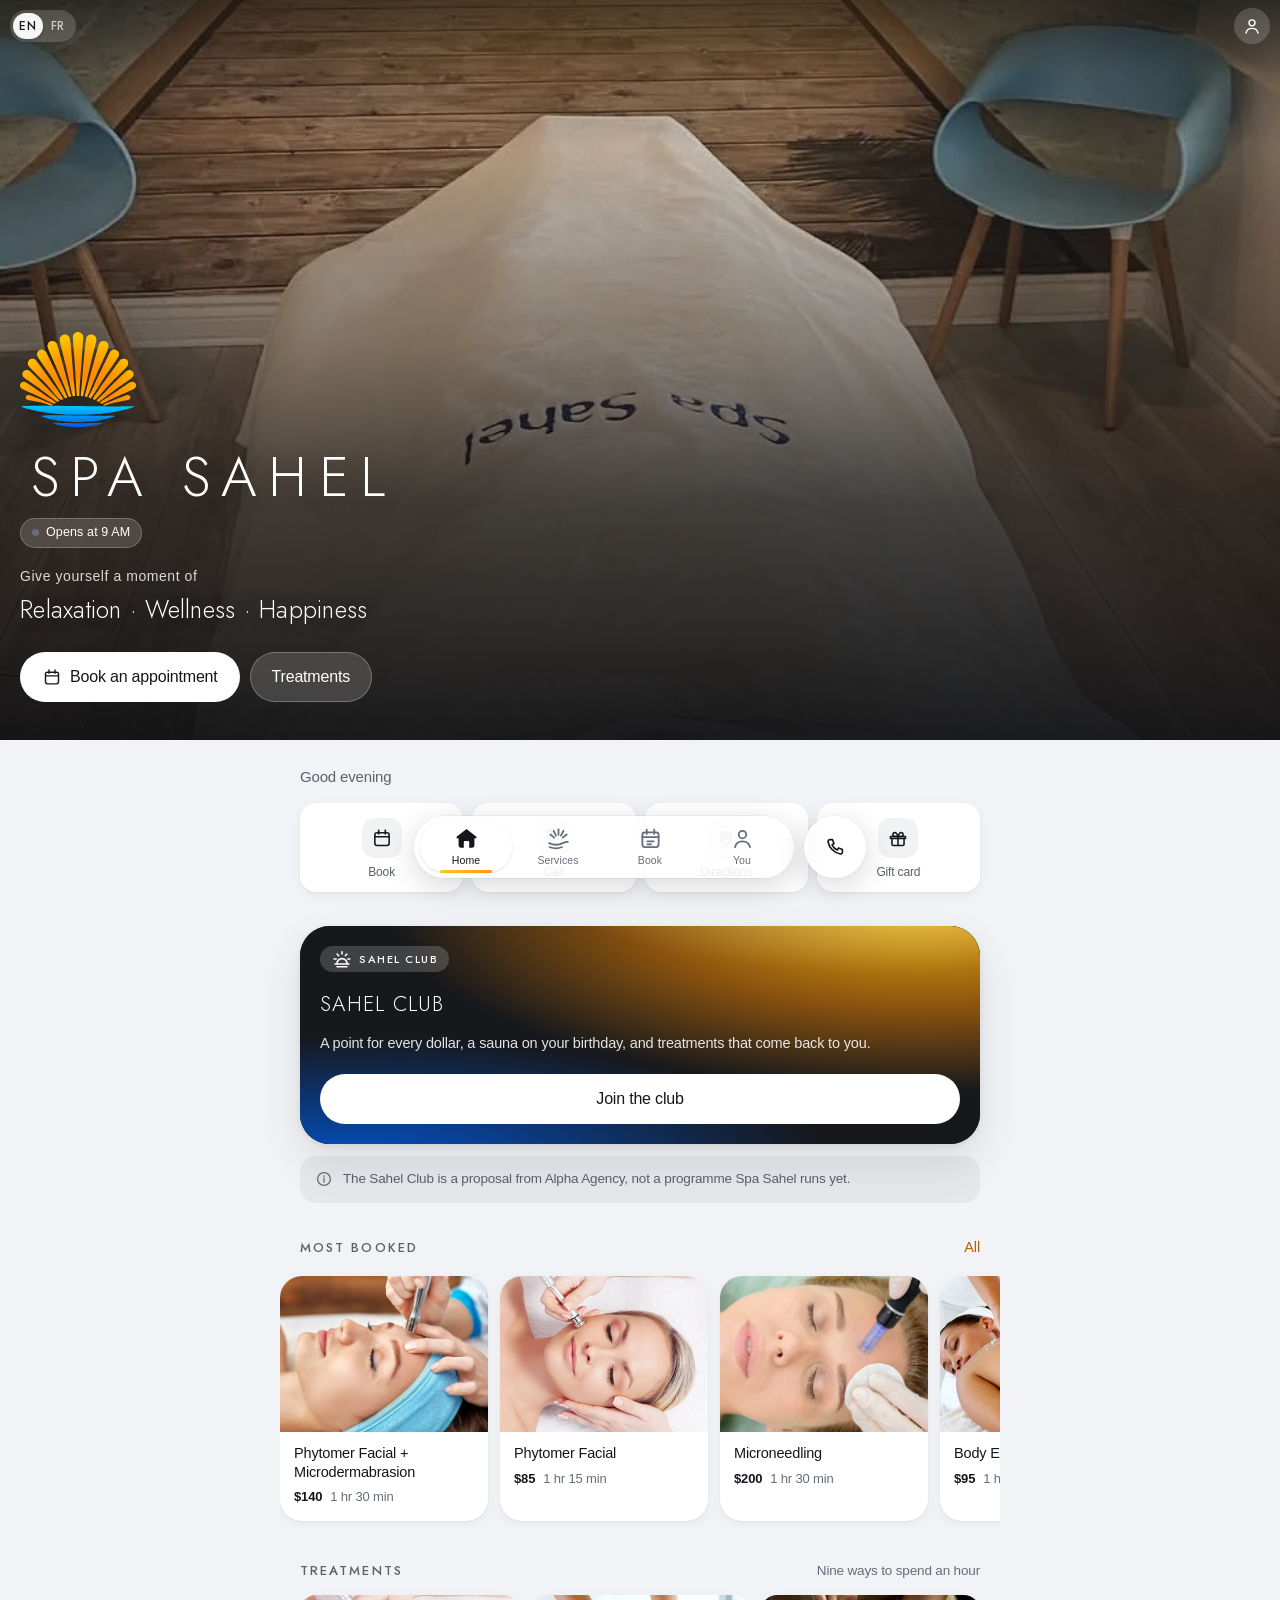
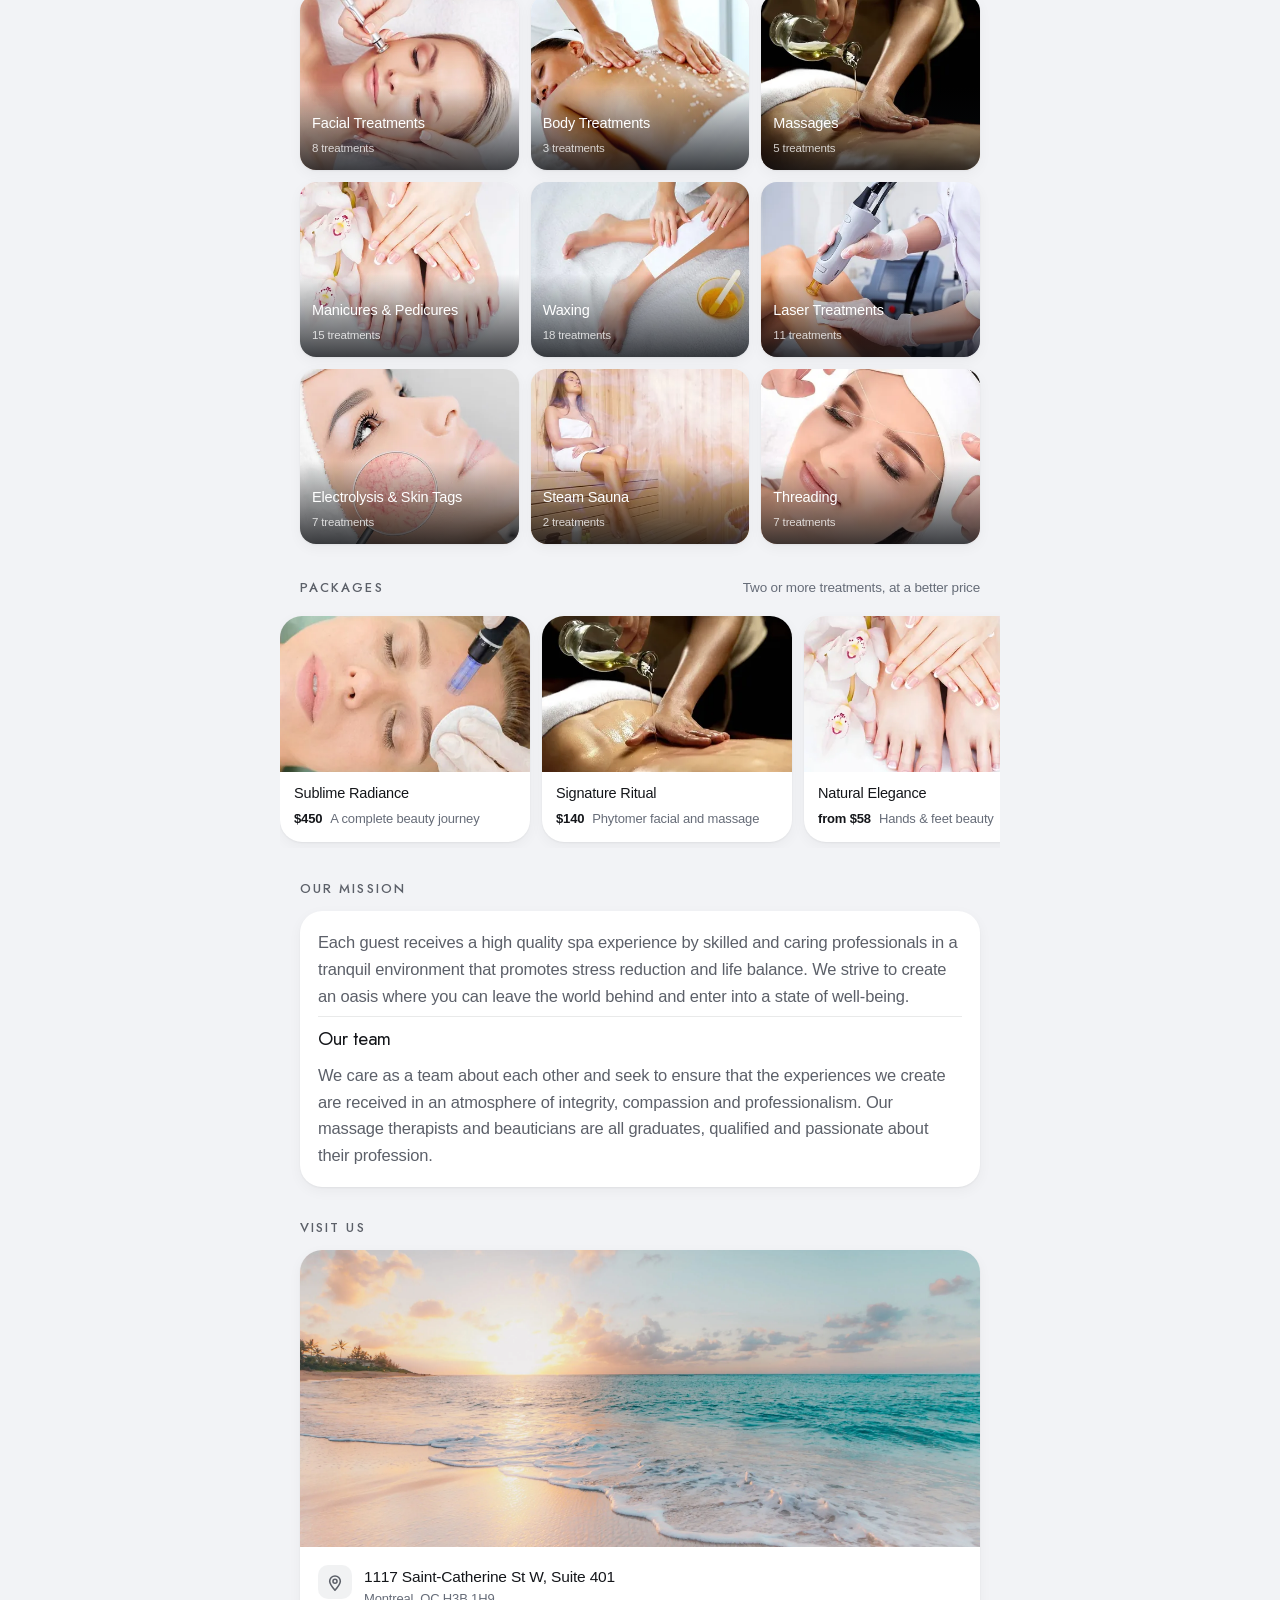
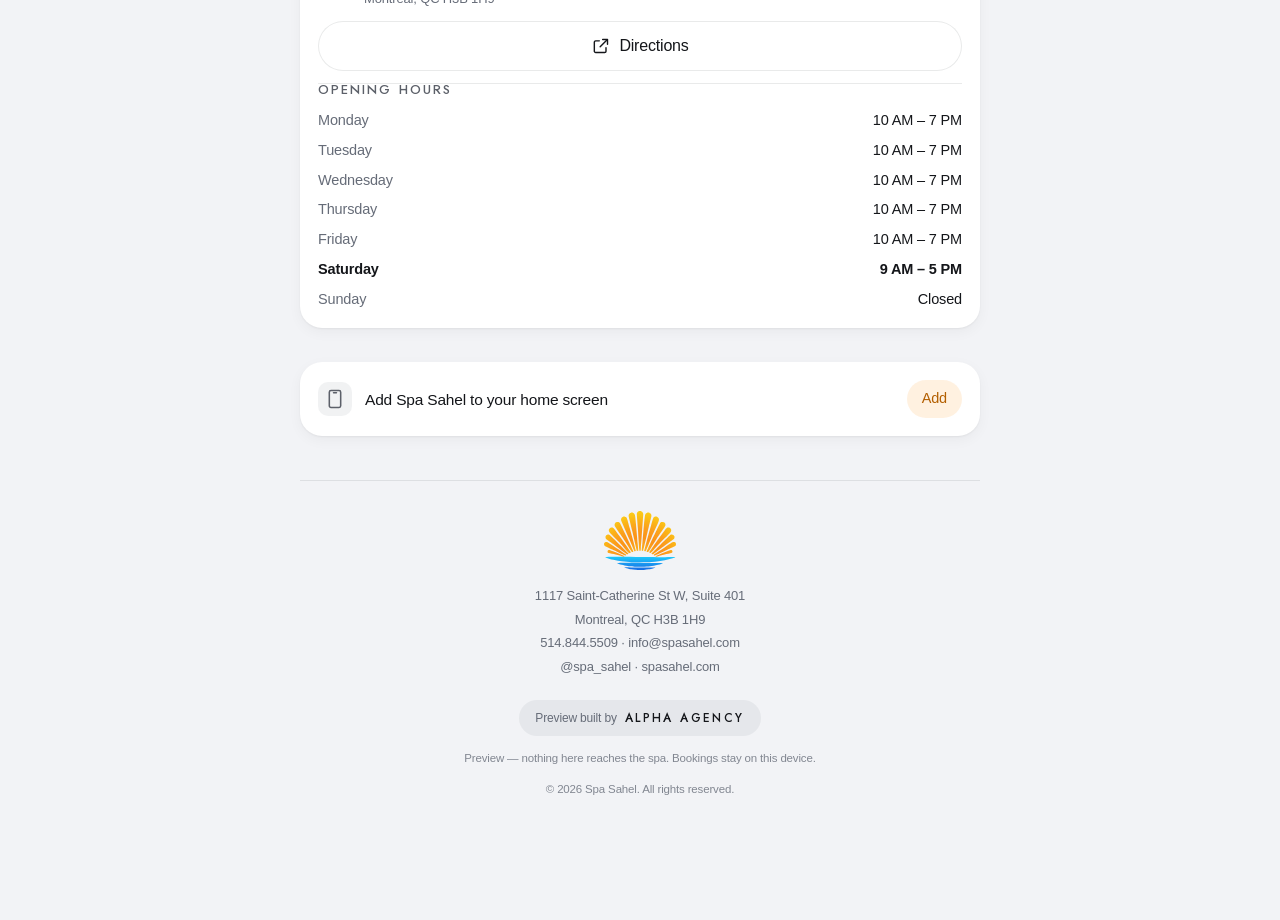
<file: index.html>
<!doctype html>
<html lang="en" class="booting">
<head>
<meta charset="utf-8">
<meta name="viewport" content="width=device-width, initial-scale=1, viewport-fit=cover">
<title>Spa Sahel — Montreal</title>
<meta name="description" content="Spa Sahel, 1117 Saint-Catherine St W, Montreal. Facials, massage, laser, waxing and steam sauna — book an appointment.">
<meta name="theme-color" content="#F2F3F6">
<meta name="apple-mobile-web-app-capable" content="yes">
<meta name="apple-mobile-web-app-status-bar-style" content="default">
<meta name="apple-mobile-web-app-title" content="Spa Sahel">
<meta name="mobile-web-app-capable" content="yes">
<meta name="format-detection" content="telephone=no">

<meta property="og:type" content="website">
<meta property="og:title" content="Spa Sahel — Montreal">
<meta property="og:description" content="Give yourself a moment of relaxation, wellness and happiness. Book at 1117 Saint-Catherine St W.">
<meta property="og:image" content="assets/og.jpg">
<meta name="twitter:card" content="summary_large_image">

<link rel="manifest" href="manifest.webmanifest">
<link rel="icon" href="assets/icons/favicon-32.png" sizes="32x32">
<link rel="apple-touch-icon" href="assets/icons/apple-touch-icon.png">
<link rel="preload" href="assets/fonts/jost.woff2" as="font" type="font/woff2" crossorigin>
<link rel="preload" href="assets/photos/room-sm.webp" as="image" type="image/webp">
<link rel="stylesheet" href="css/app.css?v=938055b53a">

<script>
/* Theme and language before the first paint, so nothing flashes the wrong one.
   Both are read again by their modules; this only stops the flash. */
(function () {
  var root = document.documentElement;
  try {
    var pref = localStorage.getItem("sahel.theme") || "system";
    var dark = pref === "dark" || (pref !== "light" && matchMedia("(prefers-color-scheme: dark)").matches);
    root.dataset.theme = pref;
    root.dataset.mode = dark ? "dark" : "light";
    var meta = document.querySelector('meta[name="theme-color"]');
    if (meta) meta.setAttribute("content", dark ? "#0B0C0E" : "#F2F3F6");
    var lang = localStorage.getItem("sahel.lang");
    if (lang !== "en" && lang !== "fr") {
      lang = (navigator.languages || [navigator.language || "en"])
        .map(function (l) { return String(l).slice(0, 2).toLowerCase(); })
        .filter(function (l) { return l === "en" || l === "fr"; })[0] || "en";
    }
    root.lang = lang;
    root.dataset.lang = lang;
    if (sessionStorage.getItem("sahel.booted")) root.classList.add("boot-warm");
  } catch (e) { root.dataset.mode = "light"; }
})();
</script>
</head>
<body>

<!-- boot:start -->
<div id="boot" aria-hidden="true"><div class="boot-logo"><svg class="logo" viewBox="0 0 1000 820.4" focusable="false"><defs><radialGradient id="sun-boot" gradientUnits="userSpaceOnUse" cx="500.0" cy="642.5" r="642.5"><stop offset="0.0" stop-color="#FDBE12"/><stop offset="0.2" stop-color="#FDA606"/><stop offset="0.42" stop-color="#FD8901"/><stop offset="0.62" stop-color="#FD9506"/><stop offset="0.79" stop-color="#FDAC01"/><stop offset="0.9" stop-color="#FDBE01"/><stop offset="1.0" stop-color="#FDC901"/></radialGradient><linearGradient id="sea-boot" gradientUnits="userSpaceOnUse" x1="0" y1="642.5" x2="0" y2="820.4"><stop offset="0.0" stop-color="#06C2FC"/><stop offset="1.0" stop-color="#005BE3"/></linearGradient></defs><path fill="url(#sun-boot)" d="M498.4 0C502.5 -0.1 507.6 0.3 511.8 1.3C515.6 2.3 519.3 4.1 522.4 5.8C525 7.1 526.7 8.1 529.1 10.2C532.4 13.2 537.1 18.2 539.7 23.1C542.3 28 543.7 32.2 544.6 39.5C546.2 53.3 543.3 71.3 541.5 100.9C536.9 177.5 516.9 451.5 512.4 513.5C511 531.5 511.2 543.3 509.7 548.4C509.3 549.9 509.3 550.5 508.2 551.2C505.8 552.6 494.9 553.4 492.2 551.2C490.1 549.5 491 547.5 490.3 542.6C486.2 513.6 476.3 328.6 470 239.8C465 170 456.9 79 455.9 52.8C455.6 45.8 455.5 43.5 455.9 39.5C456.2 36.1 456.8 32.9 457.6 30.2C458.4 27.8 459.1 26.1 460.3 23.9C461.8 21.2 464.2 17.7 466.5 15.1C468.7 12.6 471.1 10.3 473.6 8.4C476 6.6 478.6 5.2 481.1 4C483.6 2.8 486 2 488.7 1.3C491.7 0.6 494.9 0.1 498.4 0ZM383.2 22.1C386.5 21.9 390.4 22.1 393.5 22.5C396.1 22.9 397.9 23.3 400.6 24.3C404.4 25.7 410.5 29 413.9 31.4C416.3 33.1 417.9 34.7 419.6 36.7C421.6 38.9 423.4 41.1 425 44.2C427.1 48.4 428.4 51.2 430.3 60.2C439.5 103.6 459.7 362.7 467.3 449C471.2 492 474.8 532.9 475.3 545.6C475.4 548.8 476 550.5 475.3 551.5C474.8 552.2 474.1 552.2 472.9 552.5C470.1 553.3 459.8 555.3 457.4 554.3C456.4 553.9 456.5 553.7 455.9 552.4C449.1 538.4 412.4 363.6 392.3 279.5C375 206.9 346.8 96.6 342.9 77.1C342.3 73.8 342.1 73.7 342 71.3C341.8 67.5 341.8 61.1 342.9 56.2C344.1 51.2 346.6 45.5 349.1 41.6C351.1 38.4 353.3 36.3 355.8 34C358.3 31.7 361.1 29.6 364.2 27.8C367.4 26 371.4 24.4 374.8 23.4C377.7 22.6 380.3 22.2 383.2 22.1ZM610.1 22.1C613.9 21.7 618.3 21.8 622.1 22.5C625.8 23.2 629.4 24.5 632.7 26.1C635.9 27.5 638.9 29.3 641.6 31.4C644.2 33.3 646.6 35.7 648.7 38C650.6 40.3 652.2 42.5 653.6 45.1C655 47.9 656.3 51.4 657.1 54.4C657.8 57.2 658.2 59.5 658.4 62.4C658.7 66 658.8 68.3 658 74.4C654.9 96.4 636 163.1 621.8 222.1C600.6 310.1 550 534.4 544.1 551.5C543.6 553 543.9 553.3 543.1 553.8C540.8 555.1 528.7 552.7 526.2 552.1C525.4 551.9 525 552 524.7 551.5C524.1 550.6 524.6 549.1 524.7 546.1C525.3 531.7 530.5 472.8 535.3 419.9C543.4 330.1 560.5 97.8 570.6 57.1C572.8 48.5 574 46.5 576.8 42C579.6 37.6 583.5 33.5 587.4 30.5C591.1 27.7 595.4 25.7 599.4 24.3C603 23 606.4 22.4 610.1 22.1ZM277.3 77.2C281.3 77.2 287.6 77.8 292 79C295.9 80.1 299.3 81.6 302.7 83.9C306.5 86.5 310.8 90.3 313.7 94.1C316.5 97.7 317.4 99.7 319.9 106C327.9 126 343.9 188.7 357 235.8C372.7 292 392.5 364.7 407.3 420.7C419.6 467.1 436.4 532.4 440 548.2C440.8 551.8 441.5 553.4 441.3 554.9C441.2 555.8 441.1 556.3 440.3 556.9C438.2 558.6 426.5 560.2 423.9 560.5C423.1 560.5 422.9 560.7 422.4 560.4C421.7 560 421.5 559.4 420.6 557.7C414.2 545.8 381.8 462.6 357 404.3C323.9 326.6 247.5 159.9 238.8 133.2C237.3 128.7 237.3 128 237 125.1C236.6 121.9 236.6 118.1 237 114.9C237.3 112 237.8 109.7 238.8 106.9C240 103.3 242.6 98.3 244.5 95.4C245.9 93.3 246.8 92.2 248.5 90.5C251 88 255 84.6 258.7 82.5C262.3 80.5 266.8 79 270.2 78.1C272.8 77.5 274.5 77.2 277.3 77.2ZM716.9 77.2C719.5 76.9 721 77 723.5 77.2C727.1 77.6 732.2 78.5 736 79.9C739.5 81.2 742.8 83.1 745.7 85.2C748.6 87.3 751.2 89.9 753.3 92.3C755.1 94.4 756.4 96.1 757.7 98.5C759.4 101.6 761.3 106.7 762.1 109.6C762.7 111.4 762.9 112.1 763 114.1C763.3 117.9 764.2 122.3 762.1 130.9C754.3 164.2 692.4 289.6 660.7 363.7C631.8 431.1 587.9 542.7 579.4 557.3C578.2 559.3 578.4 559.9 577 560.5C573.9 561.6 560.7 558.1 558.8 556.5C558.3 556 558.3 555.8 558.3 554.9C558 549 568.6 512.4 574.1 490.9C579.8 469 584.3 452.4 591.8 424.7C604.4 378 627.3 293.2 643 236.7C656 190.1 672.1 129.9 679.2 109.6C681.5 103 682.2 100.4 684.5 96.7C686.7 93.3 689.4 90.5 692.5 87.9C695.6 85.1 699.2 82.5 703.1 80.8C707.3 78.9 713.1 77.7 716.9 77.2ZM808.7 151.4C812.6 151.1 817.5 151.3 821.6 152.3C825.5 153.1 829.6 155 832.6 156.7C835.1 158 836.7 159.2 838.9 161.1C841.7 163.7 845.4 167.3 847.7 171.3C850.2 175.5 852.2 181.2 853 186C853.8 190.2 853.8 194.2 853 198.4C852.2 203.3 851.5 206.1 847.7 213.5C834.1 240.6 767.4 331.6 728.2 391.1C689.1 450.3 624.3 560.9 612.9 569.7C611.6 570.7 611.4 570.6 610 570.6C606.7 570.6 594.9 569.3 592.8 564.4C589.2 556.2 605.5 533.2 613 516C621.7 496 628.6 480.5 642.1 451.6C670.3 391 763.5 194.7 776.3 172.2C778.1 169 778.1 168.8 779.8 166.9C782.5 163.9 788 159.1 791.8 156.7C794.6 154.9 797 154 799.8 153.1C802.6 152.2 805.4 151.6 808.7 151.4ZM184.2 151.8C187.7 151.6 191.9 151.5 195.8 152.3C199.9 153.1 204.3 154.5 208.2 156.7C212.2 158.9 216.4 162.4 219.3 165.6C221.6 168.1 221.9 168.8 224.6 173.5C239.7 200 327.5 385.6 356.1 447.1C370.6 478.2 378.7 496.7 387.9 517.8C395.3 534.6 407.3 559.4 407.3 563.7C407.3 564.3 407.2 564.4 406.8 564.9C405.1 566.5 392.7 571.3 389.5 571C388.3 570.9 388.3 570.8 387.1 569.7C376.1 559.3 299.4 432 258.1 369.4C221.2 313.5 162.2 233.4 151.4 211.7C148.8 206.6 148.6 205.1 147.8 201.5C147.1 197.8 146.8 193.6 147 190C147.1 186.6 147.8 183.2 148.7 180.2C149.6 177.5 151 174.9 152.3 172.7C153.4 170.7 154.1 169.2 155.8 167.3C158.4 164.4 163.1 160 166.9 157.6C170.1 155.5 173.5 154.1 176.6 153.2C179.3 152.3 181.4 152 184.2 151.8ZM103 229.9C107.1 229.6 112.2 230.1 115.9 230.8C118.9 231.4 121.2 232.2 123.9 233.5C127.1 235 130.6 237.1 133.6 239.7C136.9 242.4 138 243.8 142.5 249.4C163.4 275.1 267.2 419.9 305.8 474.9C327.7 506.1 344.1 530.8 356.1 549.1C363 559.6 370.4 569.6 372 574.2C372.6 575.8 373 576.5 372.4 577.6C370.8 580.3 362.1 586.9 354 585.1C328.1 579.5 262.2 486 215.8 437.4C169.6 389.2 91.4 314.9 75.9 294.7C72.3 289.9 71.6 288.2 70.2 285C68.9 282 68 279.4 67.5 276.1C66.9 272.1 67 266.8 67.5 262.8C68 259.3 68.7 256.6 70.2 253.4C72 249.5 75.6 244.4 78.2 241.5C80 239.5 81.4 238.4 83.5 237C85.9 235.4 88.8 233.7 91.9 232.6C95.3 231.3 99.1 230.2 103 229.9ZM887.7 229.9C891.6 229.4 895.4 229.4 899.2 229.9C903.2 230.5 907.6 231.8 911.2 233.5C914.6 235.1 917.7 237.1 920.5 239.7C923.6 242.6 926.9 246.6 928.9 250.3C930.7 253.6 931.7 257.1 932.5 260.5C933.2 263.9 933.5 267.4 933.4 270.8C933.2 274.2 932.8 277.5 931.6 281C930.1 285.3 929.1 288 924.5 294.3C907.9 317 832.7 386.9 786.9 434.8C740.1 483.6 658.3 579.7 646.9 584.7C645.6 585.2 645.6 584.9 644.4 584.7C641.3 584.1 630.1 579.1 628 577.6C627.5 577.2 627.2 577 627.1 576.6C627 576 627.4 575.4 628 574.2C629.9 570.4 636.7 560.1 643 550.4C653.4 534.5 666.2 515.4 684.9 488.6C721.1 436.9 821.6 298.2 846.9 264C854.5 253.7 857.9 248.8 861.9 244.1C864.3 241.3 865.9 239.7 868.1 237.9C870.3 236.2 872.4 234.7 875.2 233.5C878.7 231.9 883.5 230.5 887.7 229.9ZM55.4 327.9C60.2 327.8 67.1 328.6 72.3 330.6C77.3 332.5 79.2 334 86 339.4C114.2 362 241.5 491.2 286.4 536.7C309.6 560.2 335.2 584.9 338.4 591C339 592 339.2 592.3 338.9 593C337.8 595.4 325.2 602.1 322.1 602.4C320.9 602.5 321 602.2 319.6 601.5C307.2 594.8 201 512.2 149.5 474.9C107.5 444.4 49.8 407.5 34 393.2C29.4 388.9 28.2 387.3 26.1 383.9C24.1 380.6 22.5 377 21.6 373.2C20.7 369.3 20.5 364.5 20.7 360.7C21 357.6 21.5 355.1 22.5 352.3C23.6 349.3 25.3 346.2 27.4 343.4C29.7 340.3 32.7 336.9 35.8 334.6C38.8 332.4 42.2 330.8 45.6 329.7C48.7 328.6 51.6 327.9 55.4 327.9ZM938.4 327.9C942.8 327.4 947.6 327.8 951.8 328.8C955.6 329.7 959.1 331.1 962.4 333.2C965.9 335.5 969.6 338.9 972.2 342.1C974.4 344.9 976.3 348 977.5 350.9C978.5 353.5 979 355.5 979.3 358.5C979.6 362.8 979.4 369.8 978.4 374.1C977.6 377.4 976.6 379.6 974.8 382.5C972.5 386.3 970.7 388.9 965.1 394C946.5 411.1 877.5 455.4 831.9 488.6C782.9 524.3 691 595.3 680.4 601.5C679.3 602.1 679.4 602.4 678.4 602.4C675.4 602.2 661.9 597.3 661.1 592.6C660.1 586.1 676.2 575.6 686.3 564.9C700.7 549.6 717 533 740.1 509.8C780.8 469 884.1 365.8 910.5 342.9C917.9 336.5 920.5 334 925.5 331.4C929.8 329.3 934 328.3 938.4 327.9ZM28 429.4C30.7 429 33.1 429.1 35.6 429.4C38.1 429.7 40.3 430.1 43.1 431.2C46.9 432.6 49.3 434.2 56 438.3C83.2 454.7 214.9 542.4 257.2 571.5C277.1 585.2 291.6 595.4 300.5 602.4C304.6 605.8 309.5 607.7 309.3 610.3C309.2 613 300.3 617.2 297.8 618.2C296.7 618.7 296.7 618.9 295.3 618.7C284.3 617.3 202.3 574.6 155.7 553C109.3 531.5 33.3 499.4 16.4 489.4C12.3 486.9 11.5 486.4 9.3 484C6.7 481.2 3.8 476.7 2.2 473C0.9 469.7 0.3 466.3 0 463.2C-0.2 460.3 -0.2 457.5 0.4 454.7C1.1 451.6 2.4 448.3 4 445.4C5.6 442.5 8 439.5 10.2 437.4C12.2 435.5 13.9 434.2 16.4 432.9C19.6 431.4 24.5 429.9 28 429.4ZM964.4 429.4C968.6 428.9 973.1 429.4 976.9 430.3C980.3 431.1 983.6 432.7 986.3 434.3C988.5 435.7 990.2 437 992 439.2C994.4 442 997.3 446.3 998.7 450.3C1000 454.2 1000.1 459 1000 462.7C999.9 465.7 999.6 468 998.7 470.8C997.5 474.2 995.4 478.3 992.9 481.4C990.4 484.5 988.9 486 983.6 489.4C965.8 500.7 899.9 527.2 855.8 547.7C808.1 569.8 720.3 613.1 707.3 617.8C705.4 618.5 705.4 618.9 704 618.7C701 618.2 690.8 614 690.7 609.8C690.5 600.3 733 578.5 756.9 561.8C784.4 542.7 815.8 522.4 846.9 501.8C880.3 479.8 932.4 442.9 951.1 433.8C957.4 430.8 960 429.9 964.4 429.4ZM69.5 542.4C71.7 542 73.1 542.1 75.3 542.4C78.2 542.8 80.5 543.5 85.1 545C96.3 548.7 120.1 558.2 142.4 567.1C174.4 579.8 234.2 604.4 258.1 614.8C268.9 619.4 278.1 622.7 281.4 625.4C282.6 626.3 283.5 627 283.3 627.9C282.9 629.7 277.3 633.6 272 634.2C260.8 635.4 236.1 623.2 217.9 618.3C199.4 613.2 183.1 609 161.8 604.2C134 597.8 79.2 589.9 65 584.3C60.6 582.5 59.1 581.1 57 579.4C55.3 578 54.1 576.7 53 575C51.7 573 50.5 570.5 49.9 568.3C49.3 566.1 49.2 563.9 49.4 561.5C49.7 559 50.3 555.9 51.7 553.5C53.1 551 55.2 548.6 57.9 546.8C61 544.7 66.2 543 69.5 542.4ZM925.2 542.4C929.1 541.9 932.4 542.5 935.4 543.3C938 543.9 940.1 545 942.1 546.4C944.1 547.8 946 549.5 947.4 551.7C949.1 554.2 950.6 558 951 561C951.4 563.9 950.8 567.1 950.1 569.6C949.5 571.6 948.7 573.2 947.4 575C945.9 577.1 943.4 579.6 941.2 581.2C939.3 582.6 938.4 583.1 935 584.3C922.4 588.6 869.4 597.1 842.2 603.3C820.7 608.1 803.8 612.2 784.8 617.4C765.9 622.5 740.1 635.5 728.5 634.2C722.9 633.5 717.5 629 716.7 627.4C716.5 627 716.5 626.7 716.8 626.2C718.2 624.2 728.8 620.6 738 616.5C754.7 609.2 783.4 596.9 809 586.5C838.7 574.4 885.6 555.7 905.7 548.6C914.6 545.4 919.7 543 925.2 542.4Z"/><path fill="url(#sea-boot)" d="M804.3 642.5C887.3 642.6 987.7 637.4 988.8 643C989.2 644.6 980.9 646.8 974.7 649.1C963.6 653.3 944.9 659.2 926.6 664.2C902.8 670.7 871.6 678 843.6 683.6C815.3 689.2 787.1 693.8 757.5 697.7C726.4 701.8 689.6 705.2 661.3 707.4C639 709.2 621.3 710.1 601.3 710.9C581.4 711.8 564 712.4 541.7 712.7C513.3 713.1 473 713.1 444.6 712.7C422.3 712.4 405.5 711.9 385 710.9C363.3 709.9 340.7 708.5 317.9 706.5C294.1 704.5 267.3 701.5 245.1 698.6C226.3 696.1 211.2 693.8 193 690.6C172.9 687.1 149.7 682.6 129.9 678.3C112 674.4 94.8 670.2 79.1 665.9C65.4 662.2 52.7 658.4 40.7 654.5C30.2 650.9 10.5 646.7 11 643.7C13.7 628.6 632.2 642.5 804.3 642.5ZM724.4 723.7C767.8 723.7 812.1 721.4 816.3 723.8C816.8 724 816.9 724.3 816.8 724.6C816.7 725 815.7 725.3 814.5 725.9C811.1 727.7 802.1 731.7 793.8 734.8C782.1 739 766.2 744 750.5 748C732.3 752.7 709.9 757 690.9 760.4C673.7 763.4 657.8 765.5 641.5 767.4C625.5 769.3 611.4 770.7 593.8 771.8C572.2 773.3 547.2 774.6 521.4 774.9C491.8 775.4 455.3 774.9 426.1 773.6C401.1 772.5 374.1 770.2 356.8 768.3C346.3 767.2 341.2 766.3 331.6 764.8C318.4 762.7 299.6 759.8 284.8 756.8C271.2 754.1 258.9 751.5 246 748C232.7 744.4 217.5 740 206.2 735.6C197.5 732.2 182.9 727.8 183.6 724.9C186.7 711.1 619.1 723.8 724.4 723.7ZM284 784.2C287.4 779.7 396.9 786.3 459.2 786.4C530.3 786.5 648 783.9 687.7 784.2C701.8 784.3 715.9 783.1 716.2 784.9C716.5 786.4 702.8 790.7 696.3 793C690.3 795.1 686.2 796.3 678.6 798.3C665.2 801.8 642.2 807.4 622.5 810.7C600.9 814.3 576.9 817 554.1 818.6C531.4 820.2 507.3 820.6 486.1 820.4C467.4 820.2 451.4 819.3 433.6 817.7C414.8 816.1 391.8 813.1 376.1 810.7C365.2 809 358.1 807.5 348.3 805.4C337.4 802.9 323.7 799.5 313.9 796.6C306.5 794.3 299.9 792 294.5 789.9C290.5 788.4 285.4 786.8 284.3 785.5C283.9 785 283.6 784.6 284 784.2Z"/></svg></div></div>
<!-- boot:end -->

<header id="topbar" data-lifted="0" data-titled="0" data-tone="light">
  <button id="lang-pill" class="lang-pill" type="button" aria-label="Language"></button>
  <div id="tb-title" class="tb-title" aria-hidden="true"></div>
  <a class="tb-btn" href="#/you" aria-label="You">
    <svg class="ico" viewBox="0 0 24 24" fill="none" stroke="currentColor" stroke-width="1.7"
      stroke-linecap="round" stroke-linejoin="round" aria-hidden="true" focusable="false">
      <circle cx="12" cy="8.2" r="3.6"/><path d="M4.8 20.4c.7-3.6 3.6-5.6 7.2-5.6s6.5 2 7.2 5.6"/>
    </svg>
  </a>
</header>

<main id="view"></main>

<div id="bookdock" hidden></div>

<nav id="tabbar" class="no-lens" aria-label="Sections">
  <div id="tabs">
    <div id="tabs-row">
      <div id="tabs-lens" aria-hidden="true"></div>
      <a class="tab" data-tab="home" href="#/"><span class="tab-ico"></span><span class="tab-label">Home</span></a>
      <a class="tab" data-tab="services" href="#/services"><span class="tab-ico"></span><span class="tab-label">Services</span></a>
      <a class="tab" data-tab="book" href="#/book"><span class="tab-ico"></span><span class="tab-label">Book</span></a>
      <a class="tab" data-tab="you" href="#/you"><span class="tab-ico"></span><span class="tab-label">You</span></a>
    </div>
  </div>
  <a id="call-btn" href="tel:+15148445509" aria-label="Call Spa Sahel"></a>
</nav>

<div id="scrim"></div>
<div id="toast" role="status" aria-live="polite"></div>

<!-- preload:start -->
<link rel="modulepreload" href="js/basket.js">
<link rel="modulepreload" href="js/boot.js">
<link rel="modulepreload" href="js/brand.js">
<link rel="modulepreload" href="js/chrome.js">
<link rel="modulepreload" href="js/config.js">
<link rel="modulepreload" href="js/data.js">
<link rel="modulepreload" href="js/i18n.js">
<link rel="modulepreload" href="js/icons.js">
<link rel="modulepreload" href="js/install.js">
<link rel="modulepreload" href="js/motion.js">
<link rel="modulepreload" href="js/photos-manifest.js">
<link rel="modulepreload" href="js/photos.js">
<link rel="modulepreload" href="js/router.js">
<link rel="modulepreload" href="js/schedule.js">
<link rel="modulepreload" href="js/store.js">
<link rel="modulepreload" href="js/theme.js">
<link rel="modulepreload" href="js/ui.js">
<link rel="modulepreload" href="js/util.js">
<link rel="modulepreload" href="js/views/book.js">
<link rel="modulepreload" href="js/views/home.js">
<link rel="modulepreload" href="js/views/service.js">
<link rel="modulepreload" href="js/views/services.js">
<link rel="modulepreload" href="js/views/you.js">
<!-- preload:end -->
<script type="module" src="js/app.js?v=938055b53a"></script>
</body>
</html>
</file>
<file: css/app.css>
/* =====================================================================
   Spa Sahel — design system

   The brief, read plainly: a light white ground, and Spa Sahel's own colours
   used as the hovers, the animations and the effects. So the furniture is
   near-neutral — white cards on a cool grey ground, ink-on-white buttons — and
   the sunrise lives in the places that move: the tab lens, the progress ring,
   every hover wash, the focus ring, the selected chip, the hero, the moment a
   booking lands. Orange at 4.5:1 is not a text colour; orange as light on a
   white room is the whole brand.

   The glass follows iOS rather than the usual web pastiche. Three things make
   the difference: the tint is transparent enough to read the page through
   (72%, not 95%), the saturate() pushes the colour that survives the blur, and
   the brightness() clamp keeps a white section from blowing the material out.
   Two traps are load-bearing here and are marked where they bite: a transformed
   ANCESTOR silently switches backdrop-filter off, and animation-fill-mode:both
   leaves an identity transform behind that counts as one.
   ===================================================================== */

@font-face {
  font-family: "Jost";
  src: url("../assets/fonts/jost.woff2") format("woff2");
  font-weight: 300 600;
  font-display: swap;
  unicode-range: U+0000-00FF, U+0131, U+0152-0153, U+2000-206F, U+20AC, U+2122;
}

/* --------------------------------------------------------------- tokens */
:root {
  color-scheme: light;

  /* Spa Sahel's logo, measured off the master */
  --gold: #FDC10D;
  --amber: #FD8B01;
  --sky: #06C2FC;
  --sea: #005BE3;
  --sunrise: linear-gradient(135deg, var(--gold), var(--amber));
  --sunrise-v: linear-gradient(180deg, var(--gold), var(--amber));
  --tide: linear-gradient(135deg, var(--sky), var(--sea));

  /* the readable warm — for text and hairlines, where the raw amber is 2.2:1 */
  --tint: #B35F00;
  --tint-soft: rgba(253, 139, 1, .12);
  --tint-line: rgba(253, 139, 1, .38);
  --cool: #0A57C2;

  --ground: #F2F3F6;
  --card: #FFFFFF;
  --card-2: #FAFBFC;
  --ink: #14161A;
  /* ink-2 and ink-3 are both held above 4.5:1 against the grey ground, not only
     against a white card. iOS's own secondary label sits nearer 3:1; at body
     size on a public site that is a real barrier, so the hierarchy is carried
     by size and weight instead of by how far the grey fades out. */
  --ink-2: #5C6069;
  --ink-3: #666C78;
  --on-dark: #FFFFFF;

  --line: rgba(20, 22, 26, .09);
  --line-2: rgba(20, 22, 26, .055);
  --fill: rgba(118, 124, 138, .10);
  --fill-2: rgba(118, 124, 138, .17);
  --shadow-1: 0 1px 2px rgba(16, 20, 28, .05), 0 4px 14px rgba(16, 20, 28, .045);
  --shadow-2: 0 2px 6px rgba(16, 20, 28, .07), 0 18px 44px rgba(16, 20, 28, .10);
  --shadow-lift: 0 10px 30px rgba(253, 139, 1, .22);

  --glass: rgba(255, 255, 255, .72);
  --glass-edge: rgba(255, 255, 255, .55);
  --glass-line: rgba(20, 22, 26, .085);
  --glass-filter: saturate(185%) blur(22px) brightness(1.04);
  --lens: rgba(255, 255, 255, .92);
  --lens-shadow: 0 1px 3px rgba(16, 20, 28, .13), inset 0 .5px 0 rgba(255, 255, 255, .8);
  --tab-ink-on: #FFFFFF;   /* the cut-out lines inside a filled tab icon — the lens colour */

  --ok: #19894B;
  --warn: #B3590B;
  --bad: #C22B2B;

  /* type */
  --ui: -apple-system, BlinkMacSystemFont, "SF Pro Text", "Segoe UI", Roboto,
        "Helvetica Neue", Arial, sans-serif;
  --display: "Jost", var(--ui);

  /* metrics */
  --gut: 20px;
  --r-sm: 10px;
  --r: 16px;
  --r-lg: 22px;
  --r-xl: 30px;
  --tabbar-h: 62px;
  --topbar-h: 52px;
  --safe-t: env(safe-area-inset-top, 0px);
  --safe-b: env(safe-area-inset-bottom, 0px);
  --dock: calc(var(--tabbar-h) + var(--safe-b) + 26px);

  /* motion — the iOS sheet spring, and a lens that overshoots a hair */
  --spring: cubic-bezier(.32, .72, 0, 1);
  --spring-lens: cubic-bezier(.34, 1.32, .44, 1);
  --ease: cubic-bezier(.4, 0, .2, 1);
}

@media (prefers-color-scheme: dark) {
  :root:not([data-theme="light"]) {
    color-scheme: dark;
    --ground: #0B0C0E;
    --card: #17191D;
    --card-2: #1D2025;
    --ink: #F4F5F7;
    --ink-2: #A4AAB4;
    --ink-3: #7E8590;
    --tint: #FDB812;
    --cool: #4FA3FF;
    --tint-soft: rgba(253, 184, 18, .14);
    --tint-line: rgba(253, 184, 18, .40);
    --line: rgba(255, 255, 255, .11);
    --line-2: rgba(255, 255, 255, .07);
    --fill: rgba(132, 140, 155, .16);
    --fill-2: rgba(132, 140, 155, .26);
    --shadow-1: 0 1px 2px rgba(0, 0, 0, .5), 0 4px 16px rgba(0, 0, 0, .36);
    --shadow-2: 0 2px 8px rgba(0, 0, 0, .55), 0 20px 48px rgba(0, 0, 0, .5);
    --shadow-lift: 0 10px 30px rgba(253, 139, 1, .2);
    --glass: rgba(24, 26, 31, .68);
    --glass-edge: rgba(255, 255, 255, .11);
    --glass-line: rgba(255, 255, 255, .10);
    --glass-filter: saturate(180%) blur(22px) brightness(.92);
    --lens: rgba(255, 255, 255, .16);
    --lens-shadow: inset 0 0 0 .5px rgba(255, 255, 255, .16);
    --tab-ink-on: #3A3C40;
    --ok: #3DD07A;
    --warn: #FFB454;
    --bad: #FF6B6B;
  }
}

:root[data-theme="dark"] {
  color-scheme: dark;
  --ground: #0B0C0E;
  --card: #17191D;
  --card-2: #1D2025;
  --ink: #F4F5F7;
  --ink-2: #A4AAB4;
  --ink-3: #7E8590;
  --tint: #FDB812;
  --cool: #4FA3FF;
  --tint-soft: rgba(253, 184, 18, .14);
  --tint-line: rgba(253, 184, 18, .40);
  --line: rgba(255, 255, 255, .11);
  --line-2: rgba(255, 255, 255, .07);
  --fill: rgba(132, 140, 155, .16);
  --fill-2: rgba(132, 140, 155, .26);
  --shadow-1: 0 1px 2px rgba(0, 0, 0, .5), 0 4px 16px rgba(0, 0, 0, .36);
  --shadow-2: 0 2px 8px rgba(0, 0, 0, .55), 0 20px 48px rgba(0, 0, 0, .5);
  --shadow-lift: 0 10px 30px rgba(253, 139, 1, .2);
  --glass: rgba(24, 26, 31, .68);
  --glass-edge: rgba(255, 255, 255, .11);
  --glass-line: rgba(255, 255, 255, .10);
  --glass-filter: saturate(180%) blur(22px) brightness(.92);
  --lens: rgba(255, 255, 255, .16);
  --lens-shadow: inset 0 0 0 .5px rgba(255, 255, 255, .16);
  --tab-ink-on: #3A3C40;
  --ok: #3DD07A;
  --warn: #FFB454;
  --bad: #FF6B6B;
}

/* ----------------------------------------------------------------- base */
* { box-sizing: border-box; }

html {
  -webkit-text-size-adjust: 100%;
  scroll-behavior: smooth;
}
@media (prefers-reduced-motion: reduce) {
  html { scroll-behavior: auto; }
}

body {
  margin: 0;
  min-height: 100dvh;
  background: var(--ground);
  color: var(--ink);
  font: 400 16px/1.5 var(--ui);
  letter-spacing: -.01em;
  -webkit-font-smoothing: antialiased;
  overscroll-behavior-y: none;
  /* the tab bar is glass; nothing above it in the tree may be transformed */
  transform: none;
}

::selection { background: var(--tint-soft); }

h1, h2, h3, h4 { margin: 0; font-weight: 600; letter-spacing: -.02em; line-height: 1.15; }
p { margin: 0; }
a { color: inherit; text-decoration: none; }
button, input, select, textarea { font: inherit; color: inherit; }
button { background: none; border: 0; padding: 0; cursor: pointer; -webkit-tap-highlight-color: transparent; }
img, svg { display: block; max-width: 100%; }
ul, ol { margin: 0; padding: 0; list-style: none; }
input, textarea { -webkit-appearance: none; appearance: none; }

:focus-visible {
  outline: 2.5px solid var(--amber);
  outline-offset: 2px;
  border-radius: 6px;
}

.ico { width: 22px; height: 22px; flex: none; }
.sr {
  position: absolute; width: 1px; height: 1px; padding: 0; margin: -1px;
  overflow: hidden; clip: rect(0 0 0 0); white-space: nowrap; border: 0;
}

/* --------------------------------------------------------------- shell */
#app { position: relative; min-height: 100dvh; }

.screen {
  padding-bottom: calc(var(--dock) + 24px);
  /* backwards, not both: `both` holds the last keyframe, and translate3d → none
     interpolates to an IDENTITY MATRIX rather than to none. That kept every
     screen a backdrop root, so the glass on the hero and the club card blurred
     nothing. `backwards` applies the first frame early and nothing after. */
  animation: screen-in .42s var(--spring) backwards;
}
.screen.pad-top { padding-top: calc(var(--topbar-h) + var(--safe-t)); }
.screen.flush { padding-top: 0; }
/* the booking dock sits above the tab bar, so those screens clear both */
.screen[data-route="book"] { padding-bottom: calc(var(--dock) + 108px); }

@keyframes screen-in {
  from { opacity: 0; transform: translate3d(0, 10px, 0); }
  to { opacity: 1; transform: none; }
}
@media (prefers-reduced-motion: reduce) {
  .screen { animation: none; }
}

.wrap { width: min(100%, 720px); margin-inline: auto; padding-inline: var(--gut); }
.wrap-wide { width: min(100%, 1080px); margin-inline: auto; padding-inline: var(--gut); }

section { margin-top: 34px; }
section:first-child { margin-top: 0; }

.sec-head {
  display: flex; align-items: baseline; justify-content: space-between;
  gap: 14px; margin-bottom: 14px;
}
.sec-head h2 {
  font-family: var(--display);
  font-size: 13px; font-weight: 500; letter-spacing: .16em; text-transform: uppercase;
  color: var(--ink-2);
}
.sec-head .sub { font-size: 13.5px; color: var(--ink-3); }
.sec-head .more { font-size: 14.5px; color: var(--tint); font-weight: 500; }

.title-xl {
  font-family: var(--display);
  font-size: clamp(30px, 8.4vw, 40px);
  font-weight: 300; letter-spacing: -.018em; line-height: 1.06;
}
.title-lg { font-family: var(--display); font-size: 25px; font-weight: 400; letter-spacing: -.012em; }
.lede { font-size: 16.5px; line-height: 1.62; color: var(--ink-2); }
.muted { color: var(--ink-3); }
.tabular { font-variant-numeric: tabular-nums; }

/* ============================================================ TOP BAR
   iOS's large-title behaviour, done with two titles rather than one moving
   one: the page owns the big title and the bar owns the small one, and the
   small one fades and rises into place as the big one leaves. The hairline
   arrives with it, so a bar over a white page has no edge until it needs one.
   ================================================================== */
#topbar {
  position: fixed; inset: 0 0 auto 0; z-index: 60;
  height: calc(var(--topbar-h) + var(--safe-t));
  padding-top: var(--safe-t);
  display: flex; align-items: center; justify-content: space-between;
  padding-inline: 10px;
  background: transparent;
  transition: background .3s var(--ease), box-shadow .3s var(--ease);
}
#topbar::before {
  content: ""; position: absolute; inset: 0; z-index: -1;
  background: var(--glass);
  -webkit-backdrop-filter: var(--glass-filter);
  backdrop-filter: var(--glass-filter);
  border-bottom: .5px solid var(--glass-line);
  opacity: 0;
  transition: opacity .28s var(--ease);
}
#topbar[data-lifted="1"]::before { opacity: 1; }
/* Over a photograph the bar has no material, so its controls get a soft dark
   edge to sit on instead. Content sliding under a transparent bar then dims as
   it goes — iOS's scroll-edge effect — rather than colliding with a white chip. */
#topbar::after {
  content: ""; position: absolute; inset: 0 0 -18px 0; z-index: -1;
  background: linear-gradient(180deg, rgba(8, 10, 14, .38), rgba(8, 10, 14, .14) 62%, transparent);
  opacity: 0;
  transition: opacity .28s var(--ease);
  pointer-events: none;
}
#topbar[data-tone="dark"]::after { opacity: 1; }
/* over the hero photograph the chrome goes white and drops its material */
#topbar[data-tone="dark"] { color: #fff; }
#topbar[data-tone="dark"] .tb-btn { background: rgba(255, 255, 255, .17); color: #fff; }

/* Centred on the SCREEN, not in the room the controls leave: the language
   pill is wider than the profile button, so a flex title sat 15px off centre.
   Symmetric insets clear the wider side. */
.tb-title {
  position: absolute; top: var(--safe-t); left: 88px; right: 88px;
  height: var(--topbar-h); line-height: var(--topbar-h);
  margin: 0; text-align: center;
  font-size: 16px; font-weight: 600; letter-spacing: -.015em;
  white-space: nowrap; overflow: hidden; text-overflow: ellipsis;
  opacity: 0; transform: translateY(9px);
  transition: opacity .26s var(--ease), transform .34s var(--spring);
  pointer-events: none;
}
#topbar[data-titled="1"] .tb-title { opacity: 1; transform: none; }

.tb-btn {
  width: 36px; height: 36px; flex: none;
  display: grid; place-items: center;
  border-radius: 50%;
  background: var(--fill);
  color: var(--ink);
  transition: background .18s var(--ease), transform .18s var(--spring), color .18s var(--ease);
}
.tb-btn:active { transform: scale(.9); }
.tb-btn .ico { width: 20px; height: 20px; }
.tb-btn.wide { width: auto; padding-inline: 13px; border-radius: 18px; gap: 5px; font-size: 14px; font-weight: 500; display: flex; }
.tb-spacer { flex: none; width: 36px; }

/* the language pill: two letters, the live one lit */
.lang-pill {
  display: flex; align-items: center; height: 32px; flex: none;
  padding: 3px; border-radius: 17px;
  background: var(--fill);
  font-family: var(--display); font-size: 12px; font-weight: 500; letter-spacing: .08em;
}
#topbar[data-tone="dark"] .lang-pill { background: rgba(255, 255, 255, .17); }
.lang-pill b {
  display: grid; place-items: center; min-width: 30px; height: 26px;
  border-radius: 14px; font-weight: 500; color: var(--ink-2);
  transition: color .2s var(--ease);
}
#topbar[data-tone="dark"] .lang-pill b { color: rgba(255, 255, 255, .7); }
.lang-pill b.on {
  background: var(--card); color: var(--ink);
  box-shadow: 0 1px 3px rgba(16, 20, 28, .13);
}
#topbar[data-tone="dark"] .lang-pill b.on { background: rgba(255, 255, 255, .95); color: #14161A; }

/* ============================================================ TAB BAR
   iOS 26's minimising tab bar. A capsule of glass holding four tabs, a round
   call button beside it, and a lens that springs between tabs and follows a
   dragged finger. Scroll down a long page and the capsule shrinks to the tab
   you are on at the leading edge while the button moves to the trailing edge.

   Every x and width comes from js/chrome.js as a custom property, and nothing
   here competes for them. The first version had two rules of equal specificity
   setting the capsule's width; the later one always won, so the bar "folded"
   by hiding three tabs inside a capsule that never got narrower.

   TRAP — #tabbar never moves. The capsule and the button each carry their own
   backdrop-filter and their own transform, which is fine; a transform on
   anything ABOVE them makes the glass sample an empty backdrop.
   ================================================================== */
#tabbar {
  position: fixed; z-index: 70;
  left: 0; right: 0; bottom: calc(var(--safe-b) + 14px);
  height: var(--tabbar-h);
  pointer-events: none;
  --cap-x: 0px; --cap-w: 0px; --call-x: 0px; --call-s: 1;
  --row-x: 0px; --lens-x: 0px; --lens-w: 0px;
}
/* nothing paints until the first measure has put it somewhere */
#tabbar:not([data-ready]) { visibility: hidden; }
#tabbar.instant, #tabbar.instant * { transition: none !important; }
#tabbar > * { pointer-events: auto; }

#tabs {
  position: absolute; left: 0; top: 0;
  width: var(--cap-w); height: var(--tabbar-h);
  padding: 6px;
  border-radius: 999px;
  overflow: hidden;
  background: var(--glass);
  -webkit-backdrop-filter: var(--glass-filter);
  backdrop-filter: var(--glass-filter);
  box-shadow:
    0 0 0 .5px var(--glass-line),
    inset 0 .5px 0 var(--glass-edge),
    0 8px 30px rgba(16, 20, 28, .16);
  transform: translate3d(var(--cap-x), 0, 0);
  transition: transform .56s var(--spring), width .56s var(--spring);
  /* sideways movement is ours (the lens); up and down still scroll the page */
  touch-action: pan-y;
  -webkit-tap-highlight-color: transparent;
}

#tabs-row {
  position: relative;
  display: flex; align-items: stretch;
  width: max-content; height: 100%;
  transform: translate3d(var(--row-x), 0, 0);
  transition: transform .56s var(--spring);
}

/* inside the row, so a tab's position and the lens's are one coordinate space */
#tabs-lens {
  position: absolute; top: 0; left: 0; z-index: 0;
  width: var(--lens-w); height: 100%;
  border-radius: 999px;
  transform: translate3d(var(--lens-x), 0, 0);
  background: var(--lens);
  box-shadow: var(--lens-shadow);
  transition: transform .52s var(--spring-lens), width .52s var(--spring), opacity .25s var(--ease);
  pointer-events: none;
}
#tabbar.no-lens #tabs-lens { opacity: 0; }
#tabbar.dragging #tabs-lens { transition: transform .09s linear, width .09s linear; }

/* the sunrise, under the lens — the brand as light rather than paint */
#tabs-lens::after {
  content: ""; position: absolute; inset: auto 0 -1px 0; height: 3px;
  margin-inline: 22%;
  border-radius: 3px;
  background: var(--sunrise);
  opacity: .9;
}

.tab {
  position: relative; z-index: 1;
  flex: none;
  display: flex; flex-direction: column; align-items: center; justify-content: center;
  gap: 2px;
  min-width: 70px; padding-inline: 10px;
  border-radius: 999px;
  color: var(--ink-3);
  font-size: 10.5px; font-weight: 500; letter-spacing: .01em;
  transition: color .26s var(--ease), opacity .34s var(--spring);
  -webkit-tap-highlight-color: transparent;
}
.tab[aria-current="page"] { color: var(--ink); }
/* the capsule clips, so the focus ring is drawn inside the tab */
.tab:focus-visible { outline: none; box-shadow: inset 0 0 0 2px var(--amber); }
#tabbar.min .tab:not([aria-current="page"]) { opacity: 0; pointer-events: none; }
.tab-label { white-space: nowrap; }

.tab-ico { position: relative; width: 25px; height: 25px; }
.tab-ico .ico { position: absolute; inset: 0; width: 25px; height: 25px; transition: opacity .24s var(--ease), transform .38s var(--spring-lens); }
.tab-ico .ico:nth-child(2) { opacity: 0; transform: scale(.84); }
.tab[aria-current="page"] .tab-ico .ico:nth-child(1) { opacity: 0; transform: scale(1.1); }
.tab[aria-current="page"] .tab-ico .ico:nth-child(2) { opacity: 1; transform: none; }
.tab.under { color: var(--ink); }

/* how many treatments are waiting in the basket, on the Book tab */
.tab-badge {
  position: absolute; top: -4px; right: -9px; z-index: 2;
  min-width: 17px; height: 17px; padding-inline: 4px;
  display: none; place-items: center;
  border-radius: 9px;
  background: var(--sunrise); color: #241300;
  font-size: 10.5px; font-weight: 700; letter-spacing: 0; line-height: 1;
  font-variant-numeric: tabular-nums;
  box-shadow: 0 0 0 2px var(--card);
}
.tab-badge.on { display: grid; animation: pop .42s var(--spring-lens); }
.tab-badge.on.bump { animation: pop .42s var(--spring-lens); }
@keyframes pop { from { transform: scale(.4); } to { transform: scale(1); } }

/* the standing action, beside the places */
#call-btn {
  position: absolute; left: 0; top: 0;
  width: var(--tabbar-h); height: var(--tabbar-h);
  display: grid; place-items: center;
  border-radius: 50%;
  background: var(--glass);
  -webkit-backdrop-filter: var(--glass-filter);
  backdrop-filter: var(--glass-filter);
  color: var(--ink);
  box-shadow:
    0 0 0 .5px var(--glass-line),
    inset 0 .5px 0 var(--glass-edge),
    0 8px 30px rgba(16, 20, 28, .16);
  /* one transform carries both where it is and how far it is pressed */
  transform: translate3d(var(--call-x), 0, 0) scale(var(--call-s));
  transition: transform .56s var(--spring), color .24s var(--ease);
  -webkit-tap-highlight-color: transparent;
}
#call-btn:active { --call-s: .92; transition-duration: .14s, .24s; }
#call-btn:focus-visible { outline-offset: 3px; border-radius: 50%; }
#call-btn .ico { width: 23px; height: 23px; }

/* At iPhone-mini width the tabs give up a little room; below 340px the call
   button goes, and the number stays one tap away on Home. */
@media (max-width: 400px) {
  :root { --tabbar-h: 58px; }
  .tab { min-width: 62px; padding-inline: 6px; font-size: 10px; }
  .tab-ico, .tab-ico .ico { width: 23px; height: 23px; }
}
@media (max-width: 340px) {
  .tab { min-width: 56px; }
  #call-btn { display: none; }
}
@media (min-width: 900px) {
  #tabbar { bottom: 22px; }
  .tab { min-width: 92px; }
}

/* =========================================================== surfaces */
.card {
  background: var(--card);
  border-radius: var(--r-lg);
  box-shadow: var(--shadow-1);
  overflow: hidden;
}
.card-pad { padding: 18px; }
.card-glow {
  position: relative;
  transition: box-shadow .34s var(--ease), transform .34s var(--spring);
}

.list {
  background: var(--card);
  border-radius: var(--r-lg);
  box-shadow: var(--shadow-1);
  overflow: hidden;
}
.row {
  position: relative;
  display: flex; align-items: center; gap: 13px;
  width: 100%; padding: 14px 16px;
  text-align: left;
  transition: background .18s var(--ease);
}
.row + .row::before {
  content: ""; position: absolute; inset: 0 0 auto 16px; height: .5px;
  background: var(--line);
}
button.row:active, a.row:active { background: var(--fill-2); }
.row-ico {
  width: 34px; height: 34px; flex: none;
  display: grid; place-items: center;
  border-radius: 10px;
  background: var(--fill); color: var(--ink-2);
  transition: background .22s var(--ease), color .22s var(--ease);
}
/* a photo in an icon box fills it — its width/height attributes are the
   file's pixels, not the size to draw, and it rendered 34 × 312 */
.row-ico > img { width: 100%; height: 100%; object-fit: cover; border-radius: inherit; }
.row-body { flex: 1 1 auto; min-width: 0; }
.row-title { display: block; font-size: 15.5px; font-weight: 500; letter-spacing: -.012em; }
.row-sub { display: block; font-size: 13px; color: var(--ink-3); margin-top: 2px; line-height: 1.4; }
.row-val { font-size: 15px; color: var(--ink-2); font-variant-numeric: tabular-nums; flex: none; }
.row-chev { color: var(--ink-3); flex: none; }
.row-chev .ico { width: 18px; height: 18px; }

.hairline { height: .5px; background: var(--line); border: 0; margin: 0; }

/* =========================================================== controls */
.btn {
  position: relative;
  display: inline-flex; align-items: center; justify-content: center; gap: 8px;
  min-height: 50px; padding: 0 22px;
  border-radius: 999px;
  font-size: 16px; font-weight: 500; letter-spacing: -.012em;
  background: var(--fill); color: var(--ink);
  overflow: hidden;
  transition: transform .2s var(--spring), background .2s var(--ease), box-shadow .28s var(--ease), opacity .2s var(--ease);
}
.btn:active { transform: scale(.975); }
.btn .ico { width: 20px; height: 20px; }
.btn[disabled], .btn[aria-disabled="true"] { opacity: .42; pointer-events: none; }
.btn.block { display: flex; width: 100%; }
.btn.sm { min-height: 38px; padding-inline: 15px; font-size: 14.5px; }

/* the primary action is ink on white — and the sunrise arrives as light,
   washing across on hover and flaring under a press */
.btn-primary { background: var(--ink); color: var(--ground); }
.btn-primary::before {
  content: ""; position: absolute; inset: 0; z-index: 0;
  background: var(--sunrise);
  opacity: 0;
  transition: opacity .3s var(--ease);
}
.btn-primary > * { position: relative; z-index: 1; }
.btn-primary:active::before { opacity: 1; }

.btn-tint { background: var(--tint-soft); color: var(--tint); }
.btn-ghost { background: transparent; box-shadow: inset 0 0 0 1px var(--line); }
.btn-quiet { background: transparent; color: var(--ink-2); min-height: 42px; }
.btn-danger { background: transparent; color: var(--bad); box-shadow: inset 0 0 0 1px var(--line); }

/* chips — the filter row on Services, and the health answers */
/* a scrolling strip runs to the edge of the screen, like the rails, instead
   of stopping hard at the content margin and slicing its last chip in half */
.chips {
  display: flex; gap: 8px; overflow-x: auto; scrollbar-width: none;
  margin-inline: calc(var(--gut) * -1); padding: 2px var(--gut) 4px;
  scroll-padding-inline: var(--gut);
}
.chips::-webkit-scrollbar { display: none; }
.chips.wrap-chips { flex-wrap: wrap; overflow: visible; }
.chip {
  flex: none;
  display: inline-flex; align-items: center; gap: 7px;
  height: 38px; padding-inline: 15px;
  border-radius: 19px;
  background: var(--card);
  box-shadow: inset 0 0 0 1px var(--line);
  font-size: 14.5px; font-weight: 500; letter-spacing: -.01em;
  color: var(--ink-2);
  white-space: nowrap;
  transition: color .2s var(--ease), box-shadow .24s var(--ease), background .24s var(--ease), transform .2s var(--spring);
}
.chip .ico { width: 17px; height: 17px; }
.chip:active { transform: scale(.96); }
.chip[aria-pressed="true"], .chip.on {
  color: var(--ink); background: var(--tint-soft);
  box-shadow: inset 0 0 0 1.5px var(--tint-line);
}

/* segmented control, iOS-style: a sliding pill behind the options */
.seg {
  position: relative; display: grid; gap: 0;
  padding: 3px; border-radius: 12px; background: var(--fill);
  grid-auto-flow: column; grid-auto-columns: 1fr;
}
.seg::before {
  content: ""; position: absolute; z-index: 0;
  top: 3px; bottom: 3px; left: 3px;
  width: calc((100% - 6px) / var(--seg-n, 3));
  border-radius: 9px;
  background: var(--card);
  box-shadow: 0 1px 3px rgba(16, 20, 28, .14);
  transform: translateX(calc(var(--seg-i, 0) * 100%));
  transition: transform .38s var(--spring);
}
.seg button {
  position: relative; z-index: 1;
  min-height: 32px; padding-inline: 8px;
  font-size: 14px; font-weight: 500; color: var(--ink-2);
  transition: color .2s var(--ease);
}
.seg button[aria-selected="true"] { color: var(--ink); }

/* switch */
.switch {
  position: relative; flex: none;
  width: 51px; height: 31px; border-radius: 16px;
  background: var(--fill-2);
  transition: background .3s var(--ease);
}
.switch::after {
  content: ""; position: absolute; top: 2px; left: 2px;
  width: 27px; height: 27px; border-radius: 50%;
  background: #fff;
  box-shadow: 0 2px 5px rgba(16, 20, 28, .22);
  transition: transform .34s var(--spring);
}
.switch[aria-checked="true"] { background: var(--sunrise); }
.switch[aria-checked="true"]::after { transform: translateX(20px); }

/* check — used for the multi-answer health list and the consent box */
.check {
  width: 24px; height: 24px; flex: none;
  display: grid; place-items: center;
  border-radius: 50%;
  box-shadow: inset 0 0 0 1.6px var(--line);
  color: transparent;
  transition: box-shadow .22s var(--ease), background .22s var(--ease), color .22s var(--ease);
}
.check .ico { width: 15px; height: 15px; stroke-width: 2.6; }
[aria-checked="true"] > .check, .check[aria-checked="true"] {
  background: var(--sunrise); box-shadow: none; color: #2A1700;
}
.check.square { border-radius: 7px; }

/* stepper */
.stepper { display: inline-flex; align-items: center; gap: 2px; background: var(--fill); border-radius: 999px; padding: 3px; }
.stepper button {
  width: 30px; height: 30px; display: grid; place-items: center;
  border-radius: 50%; color: var(--ink-2);
  transition: background .18s var(--ease), color .18s var(--ease);
}
.stepper button[disabled] { opacity: .35; pointer-events: none; }
.stepper .n { min-width: 22px; text-align: center; font-size: 15px; font-weight: 600; font-variant-numeric: tabular-nums; }
.stepper .ico { width: 16px; height: 16px; stroke-width: 2.2; }

/* ------------------------------------------------------------- fields */
.field { position: relative; }
.field + .field { margin-top: 10px; }
.field label {
  display: block;
  font-size: 12.5px; font-weight: 500; letter-spacing: .02em;
  color: var(--ink-3); margin-bottom: 6px; padding-left: 2px;
}
.field input, .field textarea, .field select {
  width: 100%;
  min-height: 50px; padding: 13px 15px;
  border: 0; border-radius: 14px;
  background: var(--card);
  box-shadow: inset 0 0 0 1px var(--line);
  font-size: 16px; letter-spacing: -.01em;
  transition: box-shadow .24s var(--ease), background .24s var(--ease);
}
.field textarea { min-height: 92px; resize: vertical; line-height: 1.5; }
.field input::placeholder, .field textarea::placeholder { color: var(--ink-3); }
.field input:focus, .field textarea:focus, .field select:focus {
  outline: none;
  box-shadow: inset 0 0 0 1.5px var(--tint-line), 0 0 0 4px var(--tint-soft);
}
.field.bad input, .field.bad textarea { box-shadow: inset 0 0 0 1.5px rgba(194, 43, 43, .55); }
.field .err { font-size: 13px; color: var(--bad); margin-top: 6px; padding-left: 2px; }
.field .hint { font-size: 12.5px; color: var(--ink-3); margin-top: 6px; padding-left: 2px; }

/* ============================================================== hero */
.hero {
  position: relative;
  min-height: min(88dvh, 740px);
  display: flex; flex-direction: column; justify-content: flex-end;
  padding: calc(var(--topbar-h) + var(--safe-t) + 20px) var(--gut) 38px;
  color: #fff;
  overflow: hidden;
  isolation: isolate;
}
.hero-media { position: absolute; inset: 0; z-index: -2; }
.hero-media img { width: 100%; height: 100%; object-fit: cover; object-position: 50% 42%; }
.hero-scrim {
  position: absolute; inset: 0; z-index: -1;
  /* The room photograph is pale and busy through its middle — a towel, a wall
     mural — so the scrim has to carry the type from halfway down, not only at
     the foot. Measured against the brightest pixel under each line. */
  background:
    linear-gradient(180deg, rgba(8, 10, 14, .52) 0%, rgba(8, 10, 14, .14) 20%,
      rgba(8, 10, 14, .40) 46%, rgba(8, 10, 14, .72) 68%, rgba(10, 12, 16, .92) 100%);
}
/* the sunrise, thrown across the top of the picture as light */
.hero-glow {
  position: absolute; inset: -20% -10% auto -10%; height: 74%; z-index: -1;
  background: radial-gradient(60% 70% at 50% 0%, rgba(253, 193, 13, .5), rgba(253, 139, 1, .16) 46%, transparent 72%);
  mix-blend-mode: screen;
  animation: glow-breathe 11s ease-in-out infinite;
}
@keyframes glow-breathe {
  0%, 100% { opacity: .82; transform: translateY(0) scale(1); }
  50% { opacity: 1; transform: translateY(2%) scale(1.05); }
}

.hero-logo { width: min(116px, 29vw); margin-bottom: 18px; filter: drop-shadow(0 6px 22px rgba(0, 0, 0, .3)); }
.hero-logo svg { width: 100%; height: auto; }
.hero-word {
  font-family: var(--display);
  font-size: clamp(34px, 11vw, 56px); font-weight: 300;
  letter-spacing: .2em; text-transform: uppercase;
  margin-bottom: 8px; text-indent: .2em;
  text-shadow: 0 2px 24px rgba(0, 0, 0, .32);
}
.hero-line {
  font-size: 14px; letter-spacing: .04em; color: rgba(255, 255, 255, .82);
  margin-bottom: 4px;
}
.hero-tag {
  font-family: var(--display);
  font-size: clamp(18px, 5.4vw, 25px); font-weight: 300; letter-spacing: .01em;
  color: #fff; margin-bottom: 24px;
  text-shadow: 0 2px 18px rgba(0, 0, 0, .3);
}
.hero-cta { display: flex; gap: 10px; flex-wrap: wrap; }
.hero .btn-primary { background: #fff; color: #14161A; }
.hero .btn-glass {
  background: rgba(255, 255, 255, .16);
  -webkit-backdrop-filter: saturate(170%) blur(16px);
  backdrop-filter: saturate(170%) blur(16px);
  box-shadow: inset 0 0 0 1px rgba(255, 255, 255, .26);
  color: #fff;
}

.hero-door {
  display: inline-flex; align-items: center; gap: 7px;
  align-self: flex-start;
  height: 30px; padding-inline: 12px; margin-bottom: 18px;
  border-radius: 15px;
  background: rgba(255, 255, 255, .16);
  -webkit-backdrop-filter: saturate(170%) blur(16px);
  backdrop-filter: saturate(170%) blur(16px);
  box-shadow: inset 0 0 0 1px rgba(255, 255, 255, .22);
  font-size: 12.5px; font-weight: 500; letter-spacing: .01em;
}
.dot { width: 7px; height: 7px; border-radius: 50%; background: var(--ink-3); flex: none; }
.dot.on { background: #4ADE80; box-shadow: 0 0 0 3px rgba(74, 222, 128, .25); animation: pulse 2.6s ease-in-out infinite; }
@keyframes pulse { 50% { box-shadow: 0 0 0 6px rgba(74, 222, 128, 0); } }

/* ============================================================ tiles */
.rail {
  display: flex; gap: 12px;
  overflow-x: auto; scroll-snap-type: x mandatory;
  scrollbar-width: none;
  margin-inline: calc(var(--gut) * -1);
  padding: 4px var(--gut) 6px;
}
.rail::-webkit-scrollbar { display: none; }
.rail > * { scroll-snap-align: start; flex: none; }

.tile {
  position: relative; display: block;
  width: 208px;
  border-radius: var(--r-lg);
  background: var(--card);
  box-shadow: var(--shadow-1);
  overflow: hidden;
  transition: transform .38s var(--spring), box-shadow .38s var(--ease);
}
.tile-media { position: relative; aspect-ratio: 4 / 3; overflow: hidden; background: var(--fill); }
.tile-media img { width: 100%; height: 100%; object-fit: cover; transition: transform .7s var(--ease), filter .5s var(--ease); }
/* the sunrise wipes across the picture on hover — the brand as an effect */
.tile-media::after {
  content: ""; position: absolute; inset: 0;
  background: linear-gradient(120deg, transparent 30%, rgba(253, 193, 13, .34), transparent 70%);
  transform: translateX(-100%);
  opacity: 0;
  transition: transform .8s var(--ease), opacity .3s var(--ease);
}
.tile-body { padding: 12px 14px 14px; }
.tile-name { font-size: 14.5px; font-weight: 500; letter-spacing: -.012em; line-height: 1.28; }
.tile-meta { display: flex; align-items: baseline; gap: 8px; margin-top: 6px; font-size: 13px; color: var(--ink-3); }
.tile-price { color: var(--ink); font-weight: 600; font-variant-numeric: tabular-nums; }

.grid-2 { display: grid; grid-template-columns: repeat(2, 1fr); gap: 12px; }
.grid-3 { display: grid; grid-template-columns: repeat(auto-fill, minmax(150px, 1fr)); gap: 12px; }
@media (min-width: 640px) { .grid-2 { grid-template-columns: repeat(3, 1fr); } }

.gtile { position: relative; display: block; border-radius: var(--r); overflow: hidden; background: var(--card); box-shadow: var(--shadow-1); transition: transform .34s var(--spring), box-shadow .34s var(--ease); }
.gtile-media { aspect-ratio: 5 / 4; overflow: hidden; background: var(--fill); }
.gtile-media img { width: 100%; height: 100%; object-fit: cover; transition: transform .7s var(--ease); }
.gtile-cap { position: absolute; inset: auto 0 0 0; padding: 26px 12px 11px; color: #fff;
  background: linear-gradient(180deg, transparent, rgba(8, 10, 14, .78)); }
.gtile-cap b { display: block; font-size: 14.5px; font-weight: 500; letter-spacing: -.01em; }
.gtile-cap small { font-size: 11.5px; opacity: .78; }
.gtile-ray { position: absolute; inset: auto 0 0 0; height: 3px; background: var(--sunrise); transform: scaleX(0); transform-origin: left; transition: transform .5s var(--spring); }

/* quick actions */
.quick { display: grid; grid-template-columns: repeat(4, 1fr); gap: 9px; }
.quick a, .quick button {
  display: flex; flex-direction: column; align-items: center; gap: 7px;
  padding: 15px 6px 13px;
  border-radius: var(--r);
  background: var(--card);
  box-shadow: var(--shadow-1);
  font-size: 12px; font-weight: 500; color: var(--ink-2);
  transition: transform .26s var(--spring), color .22s var(--ease), box-shadow .3s var(--ease);
}
.quick a:active, .quick button:active { transform: scale(.96); }
.quick .qi {
  width: 40px; height: 40px; display: grid; place-items: center;
  border-radius: 13px; background: var(--fill); color: var(--ink);
  transition: background .28s var(--ease), color .28s var(--ease), transform .4s var(--spring-lens);
}

.quick .ql { display: block; line-height: 1.2; text-align: center; text-wrap: balance; }
/* French labels run longer ("Carte-cadeau" wraps). Every label gets the same
   two-line box, so one wrapped label does not leave three looking misplaced. */
:root[data-lang="fr"] .quick .ql {
  display: flex; align-items: center; justify-content: center; min-height: 2.4em;
}

/* ====================================================== the club card */
.club {
  position: relative;
  border-radius: var(--r-xl);
  padding: 20px;
  color: #fff;
  overflow: hidden;
  background: #1B1D22;
  box-shadow: var(--shadow-2);
  isolation: isolate;
}
.club::before {
  content: ""; position: absolute; inset: 0; z-index: -1;
  background:
    radial-gradient(120% 100% at 8% 108%, rgba(0, 91, 227, .85), transparent 58%),
    radial-gradient(110% 120% at 92% -10%, rgba(253, 193, 13, .92), rgba(253, 139, 1, .5) 40%, transparent 72%),
    #16181C;
}
.club::after {
  content: ""; position: absolute; inset: -40% -20% auto -20%; height: 90%; z-index: -1;
  background: radial-gradient(50% 60% at 76% 26%, rgba(255, 255, 255, .34), transparent 70%);
  animation: club-drift 14s ease-in-out infinite;
}
@keyframes club-drift { 50% { transform: translate3d(-6%, 5%, 0) scale(1.12); } }
.club-top { display: flex; align-items: flex-start; justify-content: space-between; gap: 14px; }
.club-tier {
  display: inline-flex; align-items: center; gap: 6px;
  height: 26px; padding-inline: 11px; border-radius: 13px;
  background: rgba(255, 255, 255, .18);
  -webkit-backdrop-filter: blur(8px); backdrop-filter: blur(8px);
  font-family: var(--display); font-size: 11px; font-weight: 500; letter-spacing: .14em; text-transform: uppercase;
}
.club-name { font-family: var(--display); font-size: 21px; font-weight: 300; letter-spacing: .06em; text-transform: uppercase; }
.club-pts { display: flex; align-items: baseline; gap: 7px; margin-top: 16px; }
.club-pts b { font-size: 42px; font-weight: 300; letter-spacing: -.03em; font-variant-numeric: tabular-nums; line-height: 1; }
.club-pts span { font-size: 13px; opacity: .8; }
.club-bar { height: 6px; border-radius: 3px; background: rgba(255, 255, 255, .2); margin-top: 16px; overflow: hidden; }
.club-bar i { display: block; height: 100%; border-radius: 3px; background: linear-gradient(90deg, #FFE39A, #FFF); transform-origin: left; animation: bar-in 1.1s var(--spring) both; }
@keyframes bar-in { from { transform: scaleX(0); } }
.club-next { font-size: 12.5px; opacity: .82; margin-top: 9px; }

/* the tier ring on the profile */
.ring { position: relative; width: 116px; height: 116px; flex: none; }
.ring svg { width: 100%; height: 100%; transform: rotate(-90deg); }
.ring circle { fill: none; stroke-width: 9; stroke-linecap: round; }
.ring .track { stroke: var(--fill-2); }
.ring .val { stroke: url(#ring-grad); stroke-dasharray: var(--dash); stroke-dashoffset: var(--off); transition: stroke-dashoffset 1.2s var(--spring); }
.ring-mid { position: absolute; inset: 0; display: grid; place-content: center; text-align: center; }
.ring-mid b { display: block; font-size: 27px; font-weight: 300; letter-spacing: -.02em; font-variant-numeric: tabular-nums; line-height: 1.1; }
.ring-mid small { font-size: 10.5px; color: var(--ink-3); letter-spacing: .06em; text-transform: uppercase; }

/* ======================================================== the booking */
.steps {
  display: flex; align-items: center; gap: 6px;
  width: min(100%, 720px); margin-inline: auto; padding: 0 var(--gut) 4px;
}
.step-dot {
  flex: 1 1 0; height: 3px; border-radius: 2px;
  background: var(--fill-2);
  overflow: hidden;
}
.step-dot i { display: block; height: 100%; width: 0; border-radius: 2px; background: var(--sunrise); transition: width .5s var(--spring); }
.step-dot.done i, .step-dot.on i { width: 100%; }
.step-dot.on i { background: var(--sunrise); }

.step-head { width: min(100%, 720px); margin-inline: auto; padding: 4px var(--gut) 0; }
.step-kicker { font-family: var(--display); font-size: 11.5px; font-weight: 500; letter-spacing: .16em; text-transform: uppercase; color: var(--tint); }
.step-title { font-family: var(--display); font-size: clamp(25px, 7vw, 31px); font-weight: 300; letter-spacing: -.014em; margin-top: 7px; }
.step-sub { font-size: 14.5px; color: var(--ink-2); margin-top: 9px; line-height: 1.55; }

/* the dock that carries the total and the next step */
/* Same rule as the tab bar: centred without a transform, so the glass works. */
#bookdock {
  position: fixed; z-index: 65;
  left: 0; right: 0; margin-inline: auto;
  bottom: calc(var(--safe-b) + var(--tabbar-h) + 24px);
  width: min(100% - 24px, 700px);
  border-radius: var(--r-lg);
  padding: 12px 14px;
  display: flex; align-items: center; gap: 12px;
  background: var(--glass);
  -webkit-backdrop-filter: var(--glass-filter);
  backdrop-filter: var(--glass-filter);
  box-shadow: 0 0 0 .5px var(--glass-line), inset 0 .5px 0 var(--glass-edge), 0 10px 34px rgba(16, 20, 28, .18);
  /* the dock slides, so it may transform; its ancestor (body) may not */
  transition: transform .5s var(--spring), opacity .3s var(--ease);
}
#bookdock[hidden] { display: none; }
#bookdock.away { transform: translateY(calc(100% + 40px)); opacity: 0; }
.dock-sum { flex: 1 1 auto; min-width: 0; }
.dock-sum b { display: block; font-size: 17px; font-weight: 600; letter-spacing: -.02em; font-variant-numeric: tabular-nums; }
.dock-sum small { display: block; font-size: 12.5px; color: var(--ink-3); margin-top: 1px; }

/* calendar strip */
.cal {
  position: relative;
  display: flex; gap: 8px; overflow-x: auto; scrollbar-width: none;
  margin-inline: calc(var(--gut) * -1); padding: 4px var(--gut) 8px;
  scroll-snap-type: x proximity;
}
.cal::-webkit-scrollbar { display: none; }
.cal-day {
  flex: none; scroll-snap-align: center;
  width: 58px; padding: 10px 0 11px;
  border-radius: 16px;
  background: var(--card);
  box-shadow: inset 0 0 0 1px var(--line);
  text-align: center;
  transition: transform .28s var(--spring), box-shadow .26s var(--ease), background .26s var(--ease), color .26s var(--ease);
}
.cal-day small { display: block; font-size: 11px; color: var(--ink-3); letter-spacing: .04em; text-transform: uppercase; }
.cal-day b { display: block; font-size: 19px; font-weight: 500; margin-top: 3px; font-variant-numeric: tabular-nums; }
.cal-day i { display: block; width: 5px; height: 5px; border-radius: 50%; margin: 6px auto 0; background: var(--ok); }
.cal-day.tight i { background: var(--warn); }
.cal-day.full i, .cal-day.closed i { background: var(--ink-3); opacity: .5; }
.cal-day[aria-pressed="true"] {
  background: var(--sunrise); color: #2A1700;
  box-shadow: var(--shadow-lift);
  transform: translateY(-2px);
}
.cal-day[aria-pressed="true"] small { color: rgba(42, 23, 0, .72); }
.cal-day[aria-pressed="true"] i { background: rgba(42, 23, 0, .55); }
.cal-day[disabled] { opacity: .34; pointer-events: none; }
.cal-month { font-size: 12.5px; font-weight: 500; letter-spacing: .08em; text-transform: uppercase; color: var(--ink-3); padding: 0 var(--gut) 6px; }

/* slot grid */
.slots { display: grid; grid-template-columns: repeat(auto-fill, minmax(84px, 1fr)); gap: 8px; }
.slot {
  min-height: 46px; border-radius: 13px;
  background: var(--card);
  box-shadow: inset 0 0 0 1px var(--line);
  font-size: 15px; font-weight: 500; font-variant-numeric: tabular-nums;
  letter-spacing: -.01em;
  transition: transform .24s var(--spring), box-shadow .24s var(--ease), background .24s var(--ease), color .24s var(--ease);
}
.slot[aria-pressed="true"] { background: var(--sunrise); color: #2A1700; box-shadow: var(--shadow-lift); }
.slot[disabled] { opacity: .3; pointer-events: none; text-decoration: line-through; }
.slot.current {
  opacity: 1; text-decoration: none; color: var(--tint);
  background: var(--tint-soft); box-shadow: inset 0 0 0 1.5px var(--tint-line);
}
.slot-group { margin-top: 18px; }
.slot-group h3 { font-size: 12.5px; font-weight: 500; letter-spacing: .1em; text-transform: uppercase; color: var(--ink-3); margin-bottom: 9px; }

/* the person picker */
.person {
  display: flex; align-items: center; gap: 13px; width: 100%;
  padding: 13px 15px;
  border-radius: var(--r);
  background: var(--card);
  box-shadow: inset 0 0 0 1px var(--line);
  text-align: left;
  transition: box-shadow .24s var(--ease), background .24s var(--ease), transform .24s var(--spring);
}
.person + .person { margin-top: 9px; }
.person[aria-pressed="true"] { box-shadow: inset 0 0 0 2px var(--amber); background: var(--tint-soft); }
.person[disabled] { opacity: .45; pointer-events: none; }
.avatar {
  width: 44px; height: 44px; flex: none;
  display: grid; place-items: center;
  border-radius: 50%;
  background: var(--fill); color: var(--ink-2);
  font-size: 15px; font-weight: 600; letter-spacing: .02em;
}
.avatar.sun { background: var(--sunrise); color: #2A1700; }
.avatar.sea { background: var(--tide); color: #fff; }

/* the receipt on the last step */
.receipt { padding: 4px 0; }
/* A receipt line is a label and a value. Most values are a price and stay on
   one line; a few are a sentence ("Phytomer Facial · Massage — 60 minutes")
   and must be allowed to wrap rather than run over the label beside them. */
.receipt-row {
  display: flex; align-items: baseline; justify-content: space-between;
  gap: 16px; padding: 9px 0; font-size: 15px;
}
.receipt-row + .receipt-row { border-top: .5px solid var(--line); }
.receipt-row .k { flex: 0 1 auto; min-width: 0; color: var(--ink-2); }
.receipt-row .v {
  flex: 1 1 auto; min-width: 0;
  text-align: right; text-wrap: balance;
  font-variant-numeric: tabular-nums; font-weight: 500;
}
.receipt-row.total { border-top: 1px solid var(--line); margin-top: 4px; padding-top: 13px; }
.receipt-row.total .k { color: var(--ink); font-weight: 600; font-size: 16px; }
.receipt-row.total .v { font-size: 21px; font-weight: 600; letter-spacing: -.02em; }
.receipt-row.credit .v { color: var(--ok); }

/* the confirmation: the sun comes up */
.done-mark { position: relative; width: 132px; height: 132px; margin: 6px auto 22px; display: grid; place-items: center; }
.done-mark .halo {
  position: absolute; inset: 0; border-radius: 50%;
  background: radial-gradient(circle, rgba(253, 193, 13, .48), transparent 68%);
  animation: halo 2.6s var(--ease) infinite;
}
@keyframes halo { 0%, 100% { transform: scale(.9); opacity: .7; } 50% { transform: scale(1.12); opacity: 1; } }
.done-mark .disc {
  position: relative; width: 82px; height: 82px; border-radius: 50%;
  background: var(--sunrise);
  display: grid; place-items: center; color: #2A1700;
  box-shadow: 0 10px 30px rgba(253, 139, 1, .38);
  animation: rise .9s var(--spring-lens) both;
}
@keyframes rise { from { transform: translateY(26px) scale(.7); opacity: 0; } }
.done-mark .disc .ico { width: 40px; height: 40px; stroke-width: 2.2; }

.ref-chip {
  display: inline-flex; align-items: center; gap: 9px;
  padding: 9px 16px; border-radius: 14px;
  background: var(--fill);
  font-family: var(--display); font-size: 18px; font-weight: 500; letter-spacing: .12em;
}

/* ============================================================= sheet */
#scrim {
  position: fixed; inset: 0; z-index: 80;
  touch-action: none;
  background: rgba(10, 12, 16, .42);
  -webkit-backdrop-filter: blur(3px); backdrop-filter: blur(3px);
  opacity: 0; pointer-events: none;
  transition: opacity .34s var(--ease);
}
#scrim.on { opacity: 1; pointer-events: auto; }

.sheet {
  position: fixed; z-index: 81;
  left: 50%; bottom: 0;
  width: min(100%, 560px);
  max-height: 92dvh;
  transform: translateX(-50%) translateY(100%);
  border-radius: var(--r-xl) var(--r-xl) 0 0;
  background: var(--card);
  box-shadow: 0 -8px 50px rgba(10, 14, 22, .3);
  display: flex; flex-direction: column;
  overflow: hidden;
  transition: transform .46s var(--spring);
  padding-bottom: var(--safe-b);
}
.sheet.on { transform: translateX(-50%) translateY(0); }
.sheet-grab { width: 38px; height: 5px; border-radius: 3px; background: var(--fill-2); margin: 9px auto 2px; flex: none; }
.sheet-head { display: flex; align-items: center; gap: 10px; padding: 8px 16px 10px; flex: none; }
.sheet-head h2 { flex: 1 1 auto; font-size: 17px; font-weight: 600; letter-spacing: -.015em; }
.sheet-body { overflow-y: auto; -webkit-overflow-scrolling: touch; overscroll-behavior: contain; padding: 0 16px 18px; }
html.sheet-open, html.sheet-open body { overflow: hidden; }
.sheet-foot { flex: none; padding: 12px 16px calc(12px + var(--safe-b)); border-top: .5px solid var(--line); display: flex; gap: 10px; }
@media (min-width: 700px) {
  .sheet { bottom: auto; top: 50%; border-radius: var(--r-xl); transform: translate(-50%, -46%) scale(.96); opacity: 0; }
  .sheet.on { transform: translate(-50%, -50%) scale(1); opacity: 1; }
  .sheet-grab { display: none; }
}

/* ============================================================= toast */
/* At the top, under the bar. The foot of the screen belongs to the booking
   dock and the tab bar, and a toast down there covered the Continue button. */
#toast {
  position: fixed; z-index: 90;
  left: 0; right: 0; top: calc(var(--safe-t) + var(--topbar-h) + 8px);
  margin-inline: auto;
  width: fit-content; max-width: min(92vw, 420px);
  display: flex; align-items: center; gap: 10px;
  padding: 11px 17px;
  border-radius: 999px;
  background: var(--glass);
  -webkit-backdrop-filter: var(--glass-filter);
  backdrop-filter: var(--glass-filter);
  box-shadow: 0 0 0 .5px var(--glass-line), 0 10px 34px rgba(16, 20, 28, .22);
  font-size: 14.5px; font-weight: 500;
  opacity: 0; pointer-events: none;
  transform: translateY(-14px) scale(.97);
  transition: opacity .3s var(--ease), transform .44s var(--spring);
}
#toast.on { opacity: 1; transform: none; }
#toast .ico { width: 19px; height: 19px; color: var(--tint); }

/* ============================================================ detail */
.detail-hero { position: relative; overflow: hidden; background: var(--fill); }
.detail-hero img { width: 100%; height: 100%; object-fit: cover; }
.detail-hero::after {
  content: ""; position: absolute; inset: 0;
  background: linear-gradient(180deg, rgba(8, 10, 14, .42) 0%, transparent 34%, transparent 56%, rgba(8, 10, 14, .5) 100%);
}
.price-badge {
  display: inline-flex; align-items: baseline; gap: 6px;
  font-size: 27px; font-weight: 300; letter-spacing: -.02em;
  font-family: var(--display);
  font-variant-numeric: tabular-nums;
}
.price-badge small { font-size: 13px; color: var(--ink-3); font-family: var(--ui); letter-spacing: 0; }

.meta-row { display: flex; flex-wrap: wrap; gap: 8px; }
.meta {
  display: inline-flex; align-items: center; gap: 6px;
  height: 30px; padding-inline: 11px; border-radius: 15px;
  background: var(--fill);
  font-size: 12.5px; font-weight: 500; color: var(--ink-2);
}
.meta .ico { width: 15px; height: 15px; }
.meta.sun { background: var(--tint-soft); color: var(--tint); }

.note {
  display: flex; gap: 10px;
  padding: 13px 15px;
  border-radius: var(--r);
  background: var(--tint-soft);
  font-size: 13.5px; line-height: 1.55; color: var(--ink-2);
}
.note .ico { width: 18px; height: 18px; flex: none; color: var(--tint); margin-top: 1px; }
.note.plain { background: var(--fill); }
.note.plain .ico { color: var(--ink-3); }

/* ============================================================ footer */
.foot {
  margin-top: 44px; padding: 30px var(--gut) 10px;
  border-top: .5px solid var(--line);
  text-align: center;
}
.foot-logo { width: 72px; margin: 0 auto 14px; opacity: .9; }
.foot-lines { font-size: 13px; color: var(--ink-3); line-height: 1.8; }
.foot-alpha {
  display: inline-flex; align-items: center; gap: 8px;
  margin-top: 22px; padding: 9px 16px;
  border-radius: 999px;
  background: var(--fill);
  font-size: 12px; color: var(--ink-3);
  transition: background .26s var(--ease), color .26s var(--ease);
}
.foot-alpha b {
  font-family: var(--display); font-weight: 500;
  letter-spacing: .2em; text-transform: uppercase; color: var(--ink);
  transition: color .26s var(--ease);
}
.foot-note { margin-top: 14px; font-size: 11.5px; color: var(--ink-3); opacity: .8; }

/* ============================================================== boot */
html.booting, html.booting body { overflow: hidden; }
#boot {
  position: fixed; inset: 0; z-index: 999;
  display: grid; place-items: center;
  background: var(--ground);
  transition: opacity .46s var(--ease);
}
#boot.gone { opacity: 0; }
.boot-logo { width: min(190px, 44vw); animation: boot-in .7s var(--ease) both; }
.boot-logo svg { width: 100%; height: auto; }
@keyframes boot-in { from { opacity: 0; transform: scale(.97); } }

/* --------------------------------------------------------- utilities */
.stack > * + * { margin-top: 12px; }
.stack-sm > * + * { margin-top: 8px; }
.stack-lg > * + * { margin-top: 20px; }
.flex { display: flex; align-items: center; gap: 10px; }
.flex-between { display: flex; align-items: center; justify-content: space-between; gap: 12px; }
.grow { flex: 1 1 auto; min-width: 0; }
.center { text-align: center; }
.nowrap { white-space: nowrap; }

.empty { padding: 34px 20px; text-align: center; color: var(--ink-3); font-size: 14.5px; }
.empty .ico { width: 34px; height: 34px; margin: 0 auto 12px; opacity: .45; }

/* a reveal that costs nothing when motion is not wanted */
.reveal { opacity: 0; transform: translate3d(0, 14px, 0); }
.reveal.in { opacity: 1; transform: none; transition: opacity .6s var(--ease), transform .7s var(--spring); }
@media (prefers-reduced-motion: reduce) {
  .reveal, .reveal.in { opacity: 1; transform: none; transition: none; }
  .hero-glow, .club::after, .dot.on, .done-mark .halo { animation: none; }
  *, *::before, *::after { animation-duration: .01ms !important; transition-duration: .08s !important; }
}

/* while the theme is switching, stop every colour from easing at its own pace */
html.theming, html.theming * { transition: none !important; }

/* The ends of a scrolling strip fade, so where it stops reads as "more this way"
   rather than as a day cut in half at the edge of the column. Neither strip ever
   holds glass, which a mask would stop from blurring. */
.chips, .cal {
  -webkit-mask-image: linear-gradient(90deg, transparent, #000 var(--gut), #000 calc(100% - var(--gut)), transparent);
          mask-image: linear-gradient(90deg, transparent, #000 var(--gut), #000 calc(100% - var(--gut)), transparent);
}

/* ============================================================ touch
   Hover only where there is a pointer that can hover. On a phone a tapped
   element keeps :hover until the next tap somewhere else — and when the tap
   itself changes the layout, the stuck highlight lands on a DIFFERENT row
   than the one tapped, which reads as the wrong treatment being chosen.
   Touch gets :active instead; js/app.js listens for touchstart, without
   which iOS never applies :active at all.
   ================================================================== */
.tile:active, .gtile:active, .card-glow:active { transform: scale(.985); }
.slot:active, .cal-day:active, .person:active { transform: scale(.97); }
.quick a:active .qi { background: var(--sunrise); color: #2A1700; }

@media (hover: hover) and (pointer: fine) {
  .sec-head .more:hover { text-decoration: underline; }
  #topbar[data-tone="dark"] .tb-btn:hover { background: rgba(255, 255, 255, .28); }
  .tb-btn:hover { background: var(--tint-soft); color: var(--tint); }
  .tab:hover { color: var(--tint); }
  #call-btn:hover { color: var(--tint); --call-s: 1.06; }
  .card-glow:hover { box-shadow: var(--shadow-2); transform: translateY(-2px); }
  button.row:hover, a.row:hover { background: var(--tint-soft); }
  .row:hover .row-ico { background: var(--sunrise); color: #2A1700; }
  .btn-primary:hover { box-shadow: var(--shadow-lift); color: #2A1700; }
  .btn-primary:hover::before { opacity: 1; }
  .btn-tint:hover { background: var(--sunrise); color: #2A1700; }
  .btn-ghost:hover { background: var(--tint-soft); box-shadow: inset 0 0 0 1px var(--tint-line); color: var(--tint); }
  .btn-quiet:hover { color: var(--tint); background: var(--tint-soft); }
  .btn-danger:hover { background: rgba(194, 43, 43, .1); box-shadow: inset 0 0 0 1px rgba(194, 43, 43, .34); }
  .chip:hover { color: var(--tint); box-shadow: inset 0 0 0 1px var(--tint-line); }
  .seg button:hover { color: var(--tint); }
  .stepper button:hover { background: var(--card); color: var(--tint); }
  .hero .btn-glass:hover { background: rgba(255, 255, 255, .27); }
  .tile:hover { transform: translateY(-3px); box-shadow: var(--shadow-2); }
  .tile:hover .tile-media img { transform: scale(1.06); }
  .tile:hover .tile-media::after { transform: translateX(100%); opacity: 1; }
  .gtile:hover { transform: translateY(-2px); box-shadow: var(--shadow-2); }
  .gtile:hover .gtile-media img { transform: scale(1.07); }
  .gtile:hover .gtile-ray { transform: scaleX(1); }
  .quick a:hover, .quick button:hover { color: var(--tint); transform: translateY(-2px); box-shadow: var(--shadow-2); }
  .quick a:hover .qi, .quick button:hover .qi { background: var(--sunrise); color: #2A1700; transform: rotate(-6deg) scale(1.06); }
  .cal-day:hover { box-shadow: inset 0 0 0 1.5px var(--tint-line); transform: translateY(-2px); }
  .slot:hover { box-shadow: inset 0 0 0 1.5px var(--tint-line); color: var(--tint); transform: translateY(-1px); }
  .person:hover { box-shadow: inset 0 0 0 1.5px var(--tint-line); transform: translateY(-1px); }
  .foot-lines a:hover { color: var(--tint); }
  .foot-alpha:hover { background: var(--tint-soft); color: var(--tint); }
  .foot-alpha:hover b { color: var(--tint); }
}
</file>
